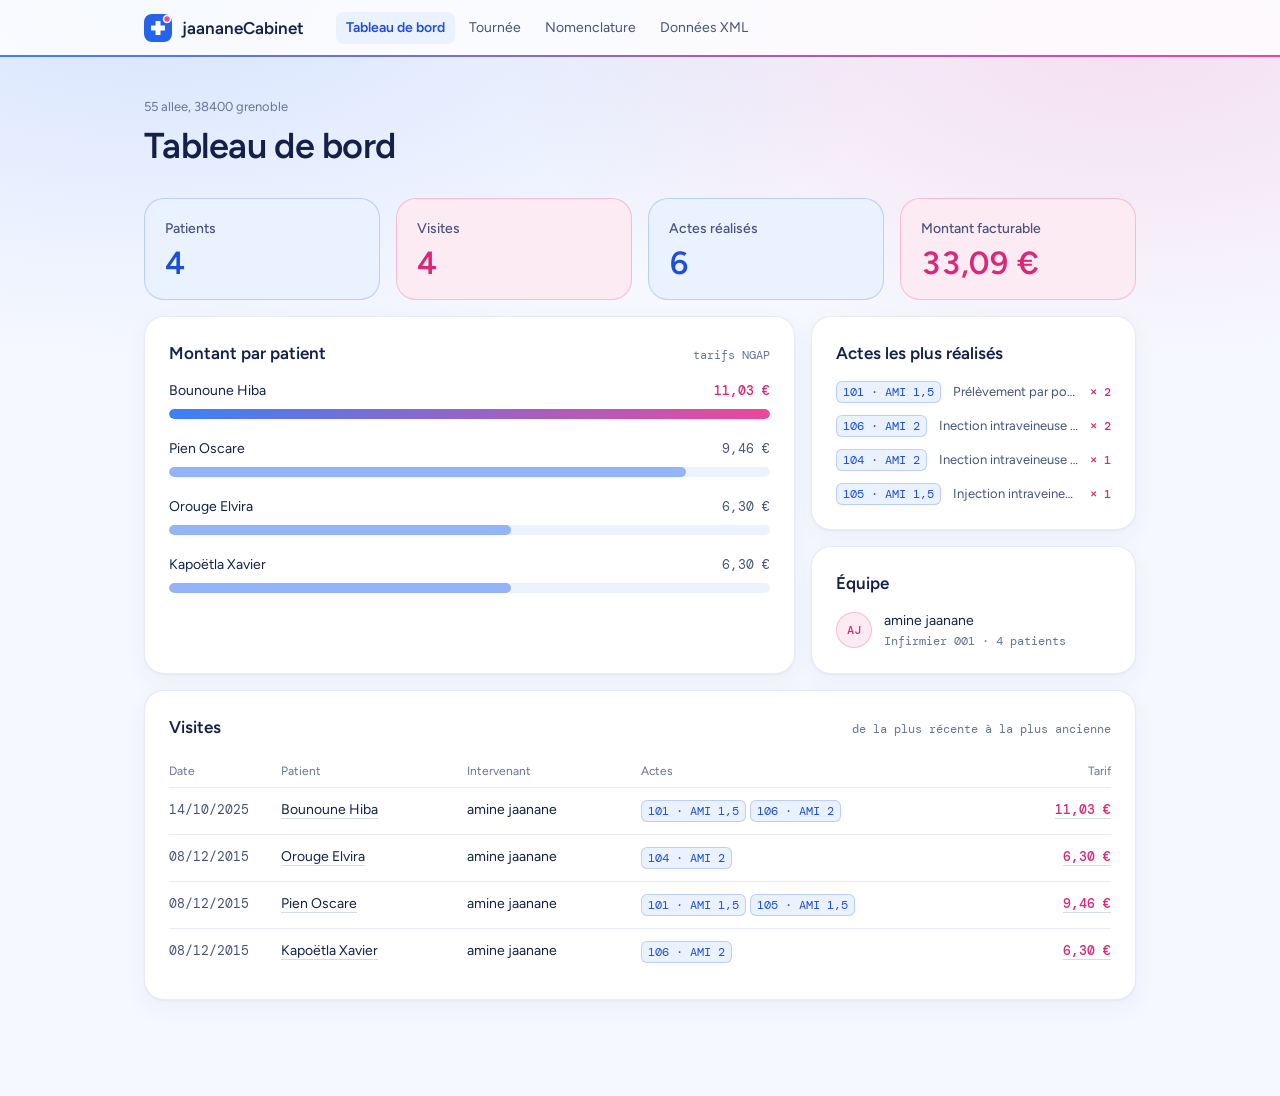
<file: data/html/index.html>
<!DOCTYPE html>
<html lang="fr">
<head>
<meta http-equiv="Content-Type" content="text/html; charset=UTF-8">
<meta name="viewport" content="width=device-width, initial-scale=1">
<title>Tableau de bord</title>
<link rel="preconnect" href="https://fonts.googleapis.com">
<link rel="preconnect" href="https://fonts.gstatic.com" crossorigin="">
<link rel="stylesheet" href="https://fonts.googleapis.com/css2?family=DM+Mono:wght@400;500&amp;family=Figtree:wght@400;500;600&amp;display=swap">
<link rel="stylesheet" href="../css/commun.css">
<link rel="stylesheet" href="../css/accueil.css">
</head>
<body>
<header class="barre"><div class="barre-contenu">
<a class="marque" href="index.html"><svg class="logo" width="28" height="28" viewBox="0 0 28 28" aria-hidden="true"><rect width="28" height="28" rx="8" fill="#2563eb"></rect><path d="M11.5 7h5v4.5H21v5h-4.5V21h-5v-4.5H7v-5h4.5z" fill="#ffffff"></path><circle cx="23" cy="5" r="3.5" fill="#ec4899" stroke="#ffffff" stroke-width="1.5"></circle></svg><span>jaananeCabinet</span></a><nav class="nav" aria-label="Navigation principale"><a href="index.html" aria-current="page">Tableau de bord</a><a href="infirmier.html">Tournée</a><a href="nomenclature.html">Nomenclature</a><a href="../xml/cabinet.xml">Données XML</a></nav>
</div></header><main class="page page-large"><header class="entete"><p class="surtitre">55 allee, 38400 grenoble</p>
<h1>Tableau de bord</h1></header><section class="stats" aria-label="Chiffres du cabinet"><div class="stat">
<p class="stat-libelle">Patients</p>
<p class="stat-valeur">4</p>
</div>
<div class="stat">
<p class="stat-libelle">Visites</p>
<p class="stat-valeur">4</p>
</div>
<div class="stat">
<p class="stat-libelle">Actes réalisés</p>
<p class="stat-valeur">6</p>
</div>
<div class="stat">
<p class="stat-libelle">Montant facturable</p>
<p class="stat-valeur">33,09 €</p>
</div></section><div class="grille">
<section class="carte carte-principale"><div class="carte-titre">
<h2>Montant par patient</h2>
<span class="meta">tarifs NGAP</span>
</div>
<ol class="barres">
<li class="premier">
<div class="barre-ligne">
<a href="facture-206049935000375.html">Bounoune Hiba</a><span class="barre-valeur">11,03 €</span>
</div>
<div class="barre-piste"><div class="barre-remplie" style="width: 100%"></div></div>
</li>
<li>
<div class="barre-ligne">
<a href="facture-175037306569237.html">Pien Oscare</a><span class="barre-valeur">9,46 €</span>
</div>
<div class="barre-piste"><div class="barre-remplie" style="width: 86%"></div></div>
</li>
<li>
<div class="barre-ligne">
<a href="facture-282036912305243.html">Orouge Elvira</a><span class="barre-valeur">6,30 €</span>
</div>
<div class="barre-piste"><div class="barre-remplie" style="width: 57%"></div></div>
</li>
<li>
<div class="barre-ligne">
<a href="facture-111083306303521.html">Kapoëtla Xavier</a><span class="barre-valeur">6,30 €</span>
</div>
<div class="barre-piste"><div class="barre-remplie" style="width: 57%"></div></div>
</li>
</ol></section><aside class="colonne"><section class="carte"><h2>Actes les plus réalisés</h2>
<ol class="classement">
<li>
<span class="code">101 · AMI 1,5</span><span class="classement-texte">Prélèvement par ponction veineuse directe</span><span class="meta">× 2</span>
</li>
<li>
<span class="code">106 · AMI 2</span><span class="classement-texte">Inection intraveineuse directe chez un enfant de moins de 5 ans.</span><span class="meta">× 2</span>
</li>
<li>
<span class="code">104 · AMI 2</span><span class="classement-texte">Inection intraveineuse directe isolée.</span><span class="meta">× 1</span>
</li>
<li>
<span class="code">105 · AMI 1,5</span><span class="classement-texte">Injection intraveineuse directe en série.</span><span class="meta">× 1</span>
</li>
</ol></section><section class="carte"><h2>Équipe</h2>
<ul class="equipe"><li>
<span class="initiales" aria-hidden="true">AJ</span><span><a href="infirmier.html">amine jaanane</a><span class="meta">Infirmier 001 · 4 patients</span></span>
</li></ul></section></aside>
</div>
<section class="carte"><div class="carte-titre">
<h2>Visites</h2>
<span class="meta">de la plus récente à la plus ancienne</span>
</div>
<div class="defilement"><table class="visites">
<thead><tr>
<th scope="col">Date</th>
<th scope="col">Patient</th>
<th scope="col">Intervenant</th>
<th scope="col">Actes</th>
<th scope="col" class="montant">Tarif</th>
</tr></thead>
<tbody>
<tr>
<td class="date"><time datetime="2025-10-14">14/10/2025</time></td>
<td><a href="patient-206049935000375.html">Bounoune Hiba</a></td>
<td>amine jaanane</td>
<td><span class="codes"><span class="code">101 · AMI 1,5</span><span class="code">106 · AMI 2</span></span></td>
<td class="montant"><a href="facture-206049935000375.html">11,03 €</a></td>
</tr>
<tr>
<td class="date"><time datetime="2015-12-08">08/12/2015</time></td>
<td><a href="patient-282036912305243.html">Orouge Elvira</a></td>
<td>amine jaanane</td>
<td><span class="codes"><span class="code">104 · AMI 2</span></span></td>
<td class="montant"><a href="facture-282036912305243.html">6,30 €</a></td>
</tr>
<tr>
<td class="date"><time datetime="2015-12-08">08/12/2015</time></td>
<td><a href="patient-175037306569237.html">Pien Oscare</a></td>
<td>amine jaanane</td>
<td><span class="codes"><span class="code">101 · AMI 1,5</span><span class="code">105 · AMI 1,5</span></span></td>
<td class="montant"><a href="facture-175037306569237.html">9,46 €</a></td>
</tr>
<tr>
<td class="date"><time datetime="2015-12-08">08/12/2015</time></td>
<td><a href="patient-111083306303521.html">Kapoëtla Xavier</a></td>
<td>amine jaanane</td>
<td><span class="codes"><span class="code">106 · AMI 2</span></span></td>
<td class="montant"><a href="facture-111083306303521.html">6,30 €</a></td>
</tr>
</tbody>
</table></div></section></main>
</body>
</html>
</file>
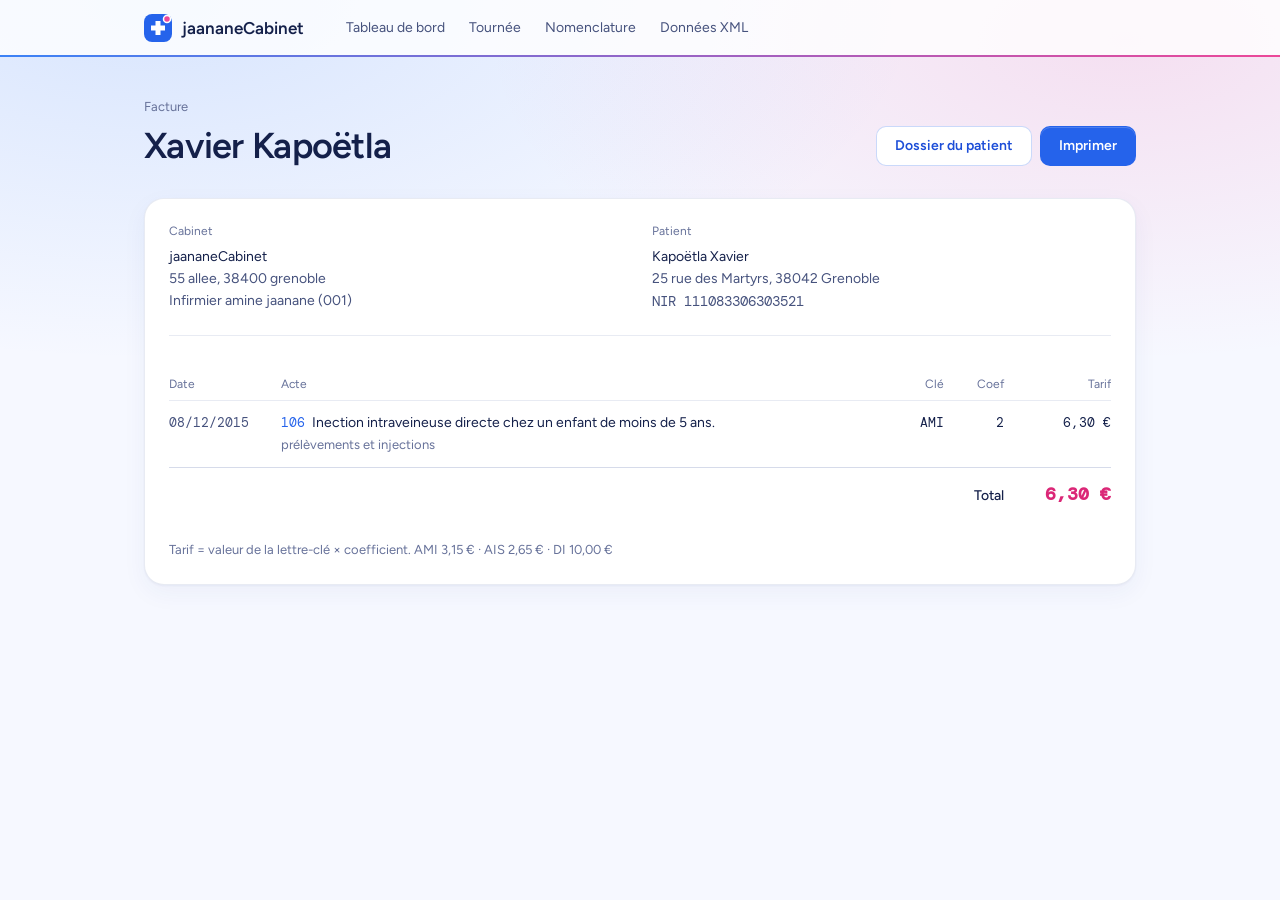
<file: data/html/facture-111083306303521.html>
<!DOCTYPE html>
<html lang="fr">
<head>
<meta http-equiv="Content-Type" content="text/html; charset=UTF-8">
<meta name="viewport" content="width=device-width, initial-scale=1">
<title>Facture</title>
<link rel="preconnect" href="https://fonts.googleapis.com">
<link rel="preconnect" href="https://fonts.gstatic.com" crossorigin="">
<link rel="stylesheet" href="https://fonts.googleapis.com/css2?family=DM+Mono:wght@400;500&amp;family=Figtree:wght@400;500;600&amp;display=swap">
<link rel="stylesheet" href="../css/commun.css">
<link rel="stylesheet" href="../css/facture.css">
</head>
<body>
<header class="barre"><div class="barre-contenu">
<a class="marque" href="index.html"><svg class="logo" width="28" height="28" viewBox="0 0 28 28" aria-hidden="true"><rect width="28" height="28" rx="8" fill="#2563eb"></rect><path d="M11.5 7h5v4.5H21v5h-4.5V21h-5v-4.5H7v-5h4.5z" fill="#ffffff"></path><circle cx="23" cy="5" r="3.5" fill="#ec4899" stroke="#ffffff" stroke-width="1.5"></circle></svg><span>jaananeCabinet</span></a><nav class="nav" aria-label="Navigation principale"><a href="index.html">Tableau de bord</a><a href="infirmier.html">Tournée</a><a href="nomenclature.html">Nomenclature</a><a href="../xml/cabinet.xml">Données XML</a></nav>
</div></header><main class="page"><header class="entete entete-actions"><div>
<p class="surtitre">Facture</p>
<h1>Xavier Kapoëtla</h1>
</div>
<div class="actions">
<a class="bouton bouton-secondaire" href="patient-111083306303521.html">Dossier du patient</a><button class="bouton" type="button" onclick="window.print()">Imprimer</button>
</div></header><section class="carte"><div class="parties">
<div>
<h2>Cabinet</h2>
<p>jaananeCabinet</p>
<p class="secondaire">55 allee, 38400 grenoble</p>
<p class="secondaire">Infirmier amine jaanane (001)</p>
</div>
<div>
<h2>Patient</h2>
<p>Kapoëtla Xavier</p>
<p class="secondaire">25 rue des Martyrs, 38042 Grenoble</p>
<p class="secondaire mono">NIR 111083306303521</p>
</div>
</div>
<div class="defilement"><table class="lignes">
<thead><tr>
<th scope="col">Date</th>
<th scope="col">Acte</th>
<th scope="col" class="nombre">Clé</th>
<th scope="col" class="nombre">Coef</th>
<th scope="col" class="nombre">Tarif</th>
</tr></thead>
<tbody><tr>
<td class="date"><time datetime="2015-12-08">08/12/2015</time></td>
<td>
<span class="acte-intitule"><span class="mono">106</span> Inection intraveineuse directe chez un enfant de moins de 5 ans.</span><span class="acte-type">prélèvements et injections</span>
</td>
<td class="nombre">AMI</td>
<td class="nombre">2</td>
<td class="nombre">6,30 €</td>
</tr></tbody>
<tfoot><tr>
<th scope="row" colspan="4">Total</th>
<td class="nombre total">6,30 €</td>
</tr></tfoot>
</table></div>
<p class="note">Tarif = valeur de la lettre-clé × coefficient. AMI 3,15 € · AIS 2,65 € · DI 10,00 €</p></section></main>
</body>
</html>
</file>
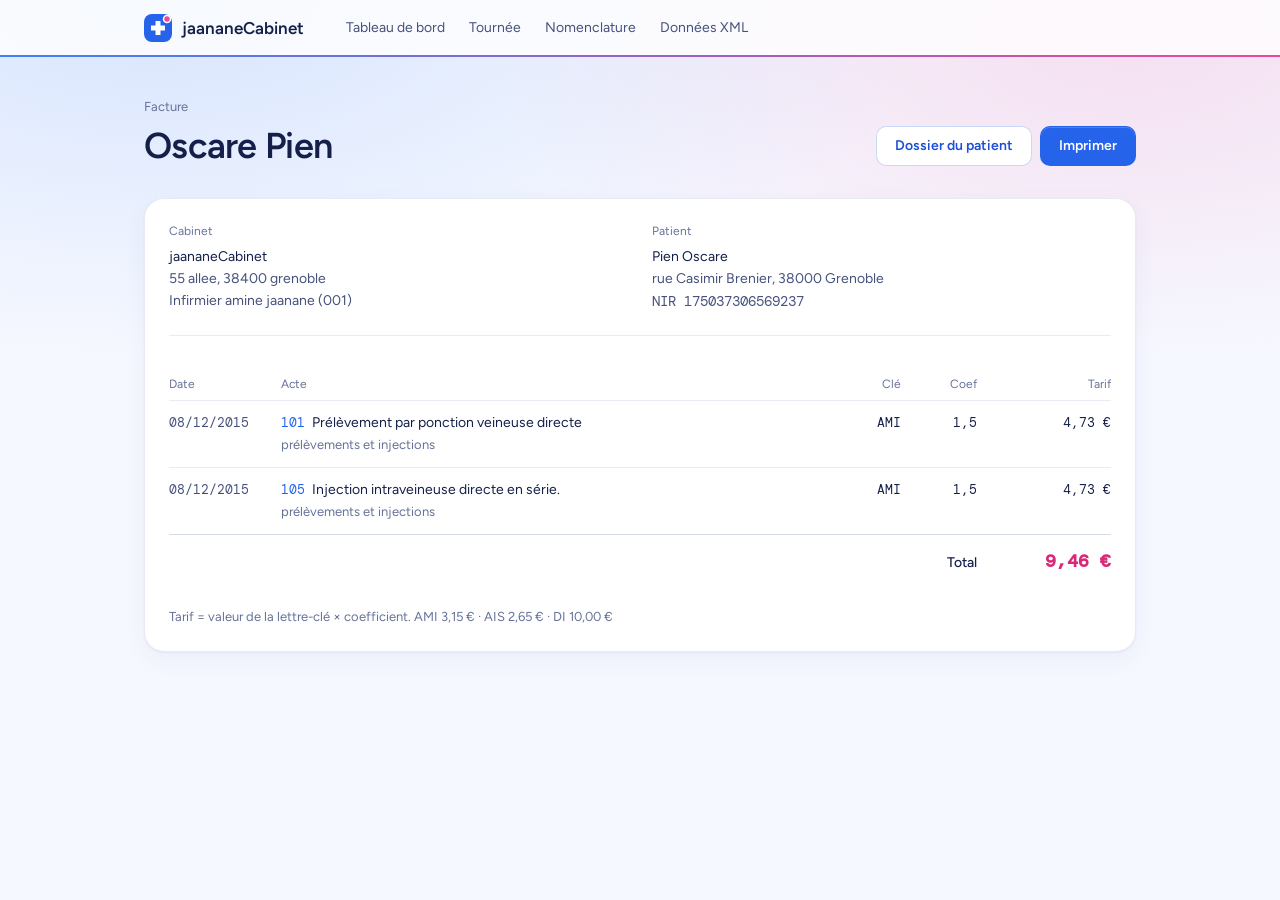
<file: data/html/facture-175037306569237.html>
<!DOCTYPE html>
<html lang="fr">
<head>
<meta http-equiv="Content-Type" content="text/html; charset=UTF-8">
<meta name="viewport" content="width=device-width, initial-scale=1">
<title>Facture</title>
<link rel="preconnect" href="https://fonts.googleapis.com">
<link rel="preconnect" href="https://fonts.gstatic.com" crossorigin="">
<link rel="stylesheet" href="https://fonts.googleapis.com/css2?family=DM+Mono:wght@400;500&amp;family=Figtree:wght@400;500;600&amp;display=swap">
<link rel="stylesheet" href="../css/commun.css">
<link rel="stylesheet" href="../css/facture.css">
</head>
<body>
<header class="barre"><div class="barre-contenu">
<a class="marque" href="index.html"><svg class="logo" width="28" height="28" viewBox="0 0 28 28" aria-hidden="true"><rect width="28" height="28" rx="8" fill="#2563eb"></rect><path d="M11.5 7h5v4.5H21v5h-4.5V21h-5v-4.5H7v-5h4.5z" fill="#ffffff"></path><circle cx="23" cy="5" r="3.5" fill="#ec4899" stroke="#ffffff" stroke-width="1.5"></circle></svg><span>jaananeCabinet</span></a><nav class="nav" aria-label="Navigation principale"><a href="index.html">Tableau de bord</a><a href="infirmier.html">Tournée</a><a href="nomenclature.html">Nomenclature</a><a href="../xml/cabinet.xml">Données XML</a></nav>
</div></header><main class="page"><header class="entete entete-actions"><div>
<p class="surtitre">Facture</p>
<h1>Oscare Pien</h1>
</div>
<div class="actions">
<a class="bouton bouton-secondaire" href="patient-175037306569237.html">Dossier du patient</a><button class="bouton" type="button" onclick="window.print()">Imprimer</button>
</div></header><section class="carte"><div class="parties">
<div>
<h2>Cabinet</h2>
<p>jaananeCabinet</p>
<p class="secondaire">55 allee, 38400 grenoble</p>
<p class="secondaire">Infirmier amine jaanane (001)</p>
</div>
<div>
<h2>Patient</h2>
<p>Pien Oscare</p>
<p class="secondaire">rue Casimir Brenier, 38000 Grenoble</p>
<p class="secondaire mono">NIR 175037306569237</p>
</div>
</div>
<div class="defilement"><table class="lignes">
<thead><tr>
<th scope="col">Date</th>
<th scope="col">Acte</th>
<th scope="col" class="nombre">Clé</th>
<th scope="col" class="nombre">Coef</th>
<th scope="col" class="nombre">Tarif</th>
</tr></thead>
<tbody>
<tr>
<td class="date"><time datetime="2015-12-08">08/12/2015</time></td>
<td>
<span class="acte-intitule"><span class="mono">101</span> Prélèvement par ponction veineuse directe</span><span class="acte-type">prélèvements et injections</span>
</td>
<td class="nombre">AMI</td>
<td class="nombre">1,5</td>
<td class="nombre">4,73 €</td>
</tr>
<tr>
<td class="date"><time datetime="2015-12-08">08/12/2015</time></td>
<td>
<span class="acte-intitule"><span class="mono">105</span> Injection intraveineuse directe en série.</span><span class="acte-type">prélèvements et injections</span>
</td>
<td class="nombre">AMI</td>
<td class="nombre">1,5</td>
<td class="nombre">4,73 €</td>
</tr>
</tbody>
<tfoot><tr>
<th scope="row" colspan="4">Total</th>
<td class="nombre total">9,46 €</td>
</tr></tfoot>
</table></div>
<p class="note">Tarif = valeur de la lettre-clé × coefficient. AMI 3,15 € · AIS 2,65 € · DI 10,00 €</p></section></main>
</body>
</html>
</file>
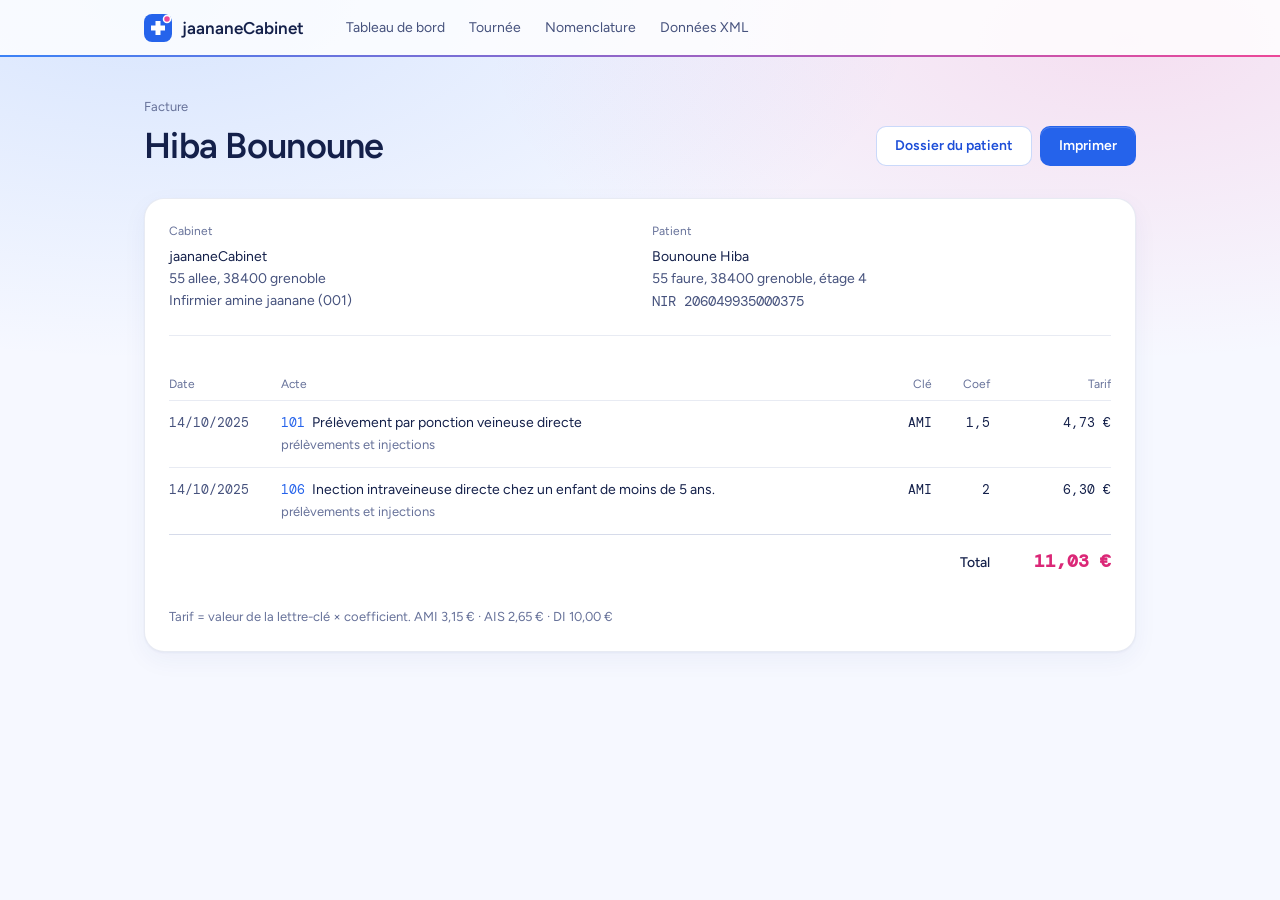
<file: data/html/facture-206049935000375.html>
<!DOCTYPE html>
<html lang="fr">
<head>
<meta http-equiv="Content-Type" content="text/html; charset=UTF-8">
<meta name="viewport" content="width=device-width, initial-scale=1">
<title>Facture</title>
<link rel="preconnect" href="https://fonts.googleapis.com">
<link rel="preconnect" href="https://fonts.gstatic.com" crossorigin="">
<link rel="stylesheet" href="https://fonts.googleapis.com/css2?family=DM+Mono:wght@400;500&amp;family=Figtree:wght@400;500;600&amp;display=swap">
<link rel="stylesheet" href="../css/commun.css">
<link rel="stylesheet" href="../css/facture.css">
</head>
<body>
<header class="barre"><div class="barre-contenu">
<a class="marque" href="index.html"><svg class="logo" width="28" height="28" viewBox="0 0 28 28" aria-hidden="true"><rect width="28" height="28" rx="8" fill="#2563eb"></rect><path d="M11.5 7h5v4.5H21v5h-4.5V21h-5v-4.5H7v-5h4.5z" fill="#ffffff"></path><circle cx="23" cy="5" r="3.5" fill="#ec4899" stroke="#ffffff" stroke-width="1.5"></circle></svg><span>jaananeCabinet</span></a><nav class="nav" aria-label="Navigation principale"><a href="index.html">Tableau de bord</a><a href="infirmier.html">Tournée</a><a href="nomenclature.html">Nomenclature</a><a href="../xml/cabinet.xml">Données XML</a></nav>
</div></header><main class="page"><header class="entete entete-actions"><div>
<p class="surtitre">Facture</p>
<h1>Hiba Bounoune</h1>
</div>
<div class="actions">
<a class="bouton bouton-secondaire" href="patient-206049935000375.html">Dossier du patient</a><button class="bouton" type="button" onclick="window.print()">Imprimer</button>
</div></header><section class="carte"><div class="parties">
<div>
<h2>Cabinet</h2>
<p>jaananeCabinet</p>
<p class="secondaire">55 allee, 38400 grenoble</p>
<p class="secondaire">Infirmier amine jaanane (001)</p>
</div>
<div>
<h2>Patient</h2>
<p>Bounoune Hiba</p>
<p class="secondaire">55 faure, 38400 grenoble, étage 4</p>
<p class="secondaire mono">NIR 206049935000375</p>
</div>
</div>
<div class="defilement"><table class="lignes">
<thead><tr>
<th scope="col">Date</th>
<th scope="col">Acte</th>
<th scope="col" class="nombre">Clé</th>
<th scope="col" class="nombre">Coef</th>
<th scope="col" class="nombre">Tarif</th>
</tr></thead>
<tbody>
<tr>
<td class="date"><time datetime="2025-10-14">14/10/2025</time></td>
<td>
<span class="acte-intitule"><span class="mono">101</span> Prélèvement par ponction veineuse directe</span><span class="acte-type">prélèvements et injections</span>
</td>
<td class="nombre">AMI</td>
<td class="nombre">1,5</td>
<td class="nombre">4,73 €</td>
</tr>
<tr>
<td class="date"><time datetime="2025-10-14">14/10/2025</time></td>
<td>
<span class="acte-intitule"><span class="mono">106</span> Inection intraveineuse directe chez un enfant de moins de 5 ans.</span><span class="acte-type">prélèvements et injections</span>
</td>
<td class="nombre">AMI</td>
<td class="nombre">2</td>
<td class="nombre">6,30 €</td>
</tr>
</tbody>
<tfoot><tr>
<th scope="row" colspan="4">Total</th>
<td class="nombre total">11,03 €</td>
</tr></tfoot>
</table></div>
<p class="note">Tarif = valeur de la lettre-clé × coefficient. AMI 3,15 € · AIS 2,65 € · DI 10,00 €</p></section></main>
</body>
</html>
</file>
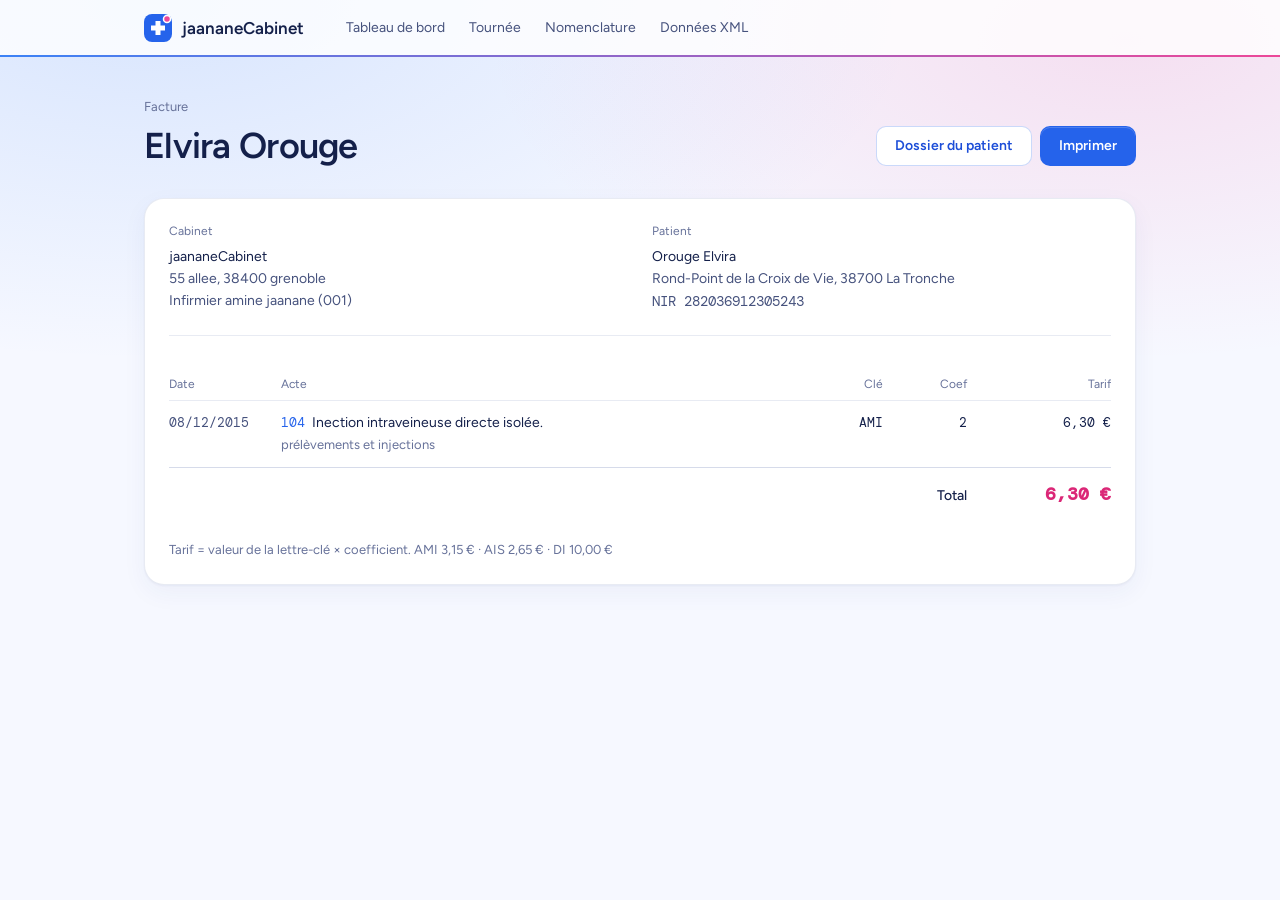
<file: data/html/facture-282036912305243.html>
<!DOCTYPE html>
<html lang="fr">
<head>
<meta http-equiv="Content-Type" content="text/html; charset=UTF-8">
<meta name="viewport" content="width=device-width, initial-scale=1">
<title>Facture</title>
<link rel="preconnect" href="https://fonts.googleapis.com">
<link rel="preconnect" href="https://fonts.gstatic.com" crossorigin="">
<link rel="stylesheet" href="https://fonts.googleapis.com/css2?family=DM+Mono:wght@400;500&amp;family=Figtree:wght@400;500;600&amp;display=swap">
<link rel="stylesheet" href="../css/commun.css">
<link rel="stylesheet" href="../css/facture.css">
</head>
<body>
<header class="barre"><div class="barre-contenu">
<a class="marque" href="index.html"><svg class="logo" width="28" height="28" viewBox="0 0 28 28" aria-hidden="true"><rect width="28" height="28" rx="8" fill="#2563eb"></rect><path d="M11.5 7h5v4.5H21v5h-4.5V21h-5v-4.5H7v-5h4.5z" fill="#ffffff"></path><circle cx="23" cy="5" r="3.5" fill="#ec4899" stroke="#ffffff" stroke-width="1.5"></circle></svg><span>jaananeCabinet</span></a><nav class="nav" aria-label="Navigation principale"><a href="index.html">Tableau de bord</a><a href="infirmier.html">Tournée</a><a href="nomenclature.html">Nomenclature</a><a href="../xml/cabinet.xml">Données XML</a></nav>
</div></header><main class="page"><header class="entete entete-actions"><div>
<p class="surtitre">Facture</p>
<h1>Elvira Orouge</h1>
</div>
<div class="actions">
<a class="bouton bouton-secondaire" href="patient-282036912305243.html">Dossier du patient</a><button class="bouton" type="button" onclick="window.print()">Imprimer</button>
</div></header><section class="carte"><div class="parties">
<div>
<h2>Cabinet</h2>
<p>jaananeCabinet</p>
<p class="secondaire">55 allee, 38400 grenoble</p>
<p class="secondaire">Infirmier amine jaanane (001)</p>
</div>
<div>
<h2>Patient</h2>
<p>Orouge Elvira</p>
<p class="secondaire">Rond-Point de la Croix de Vie, 38700 La Tronche</p>
<p class="secondaire mono">NIR 282036912305243</p>
</div>
</div>
<div class="defilement"><table class="lignes">
<thead><tr>
<th scope="col">Date</th>
<th scope="col">Acte</th>
<th scope="col" class="nombre">Clé</th>
<th scope="col" class="nombre">Coef</th>
<th scope="col" class="nombre">Tarif</th>
</tr></thead>
<tbody><tr>
<td class="date"><time datetime="2015-12-08">08/12/2015</time></td>
<td>
<span class="acte-intitule"><span class="mono">104</span> Inection intraveineuse directe isolée.</span><span class="acte-type">prélèvements et injections</span>
</td>
<td class="nombre">AMI</td>
<td class="nombre">2</td>
<td class="nombre">6,30 €</td>
</tr></tbody>
<tfoot><tr>
<th scope="row" colspan="4">Total</th>
<td class="nombre total">6,30 €</td>
</tr></tfoot>
</table></div>
<p class="note">Tarif = valeur de la lettre-clé × coefficient. AMI 3,15 € · AIS 2,65 € · DI 10,00 €</p></section></main>
</body>
</html>
</file>
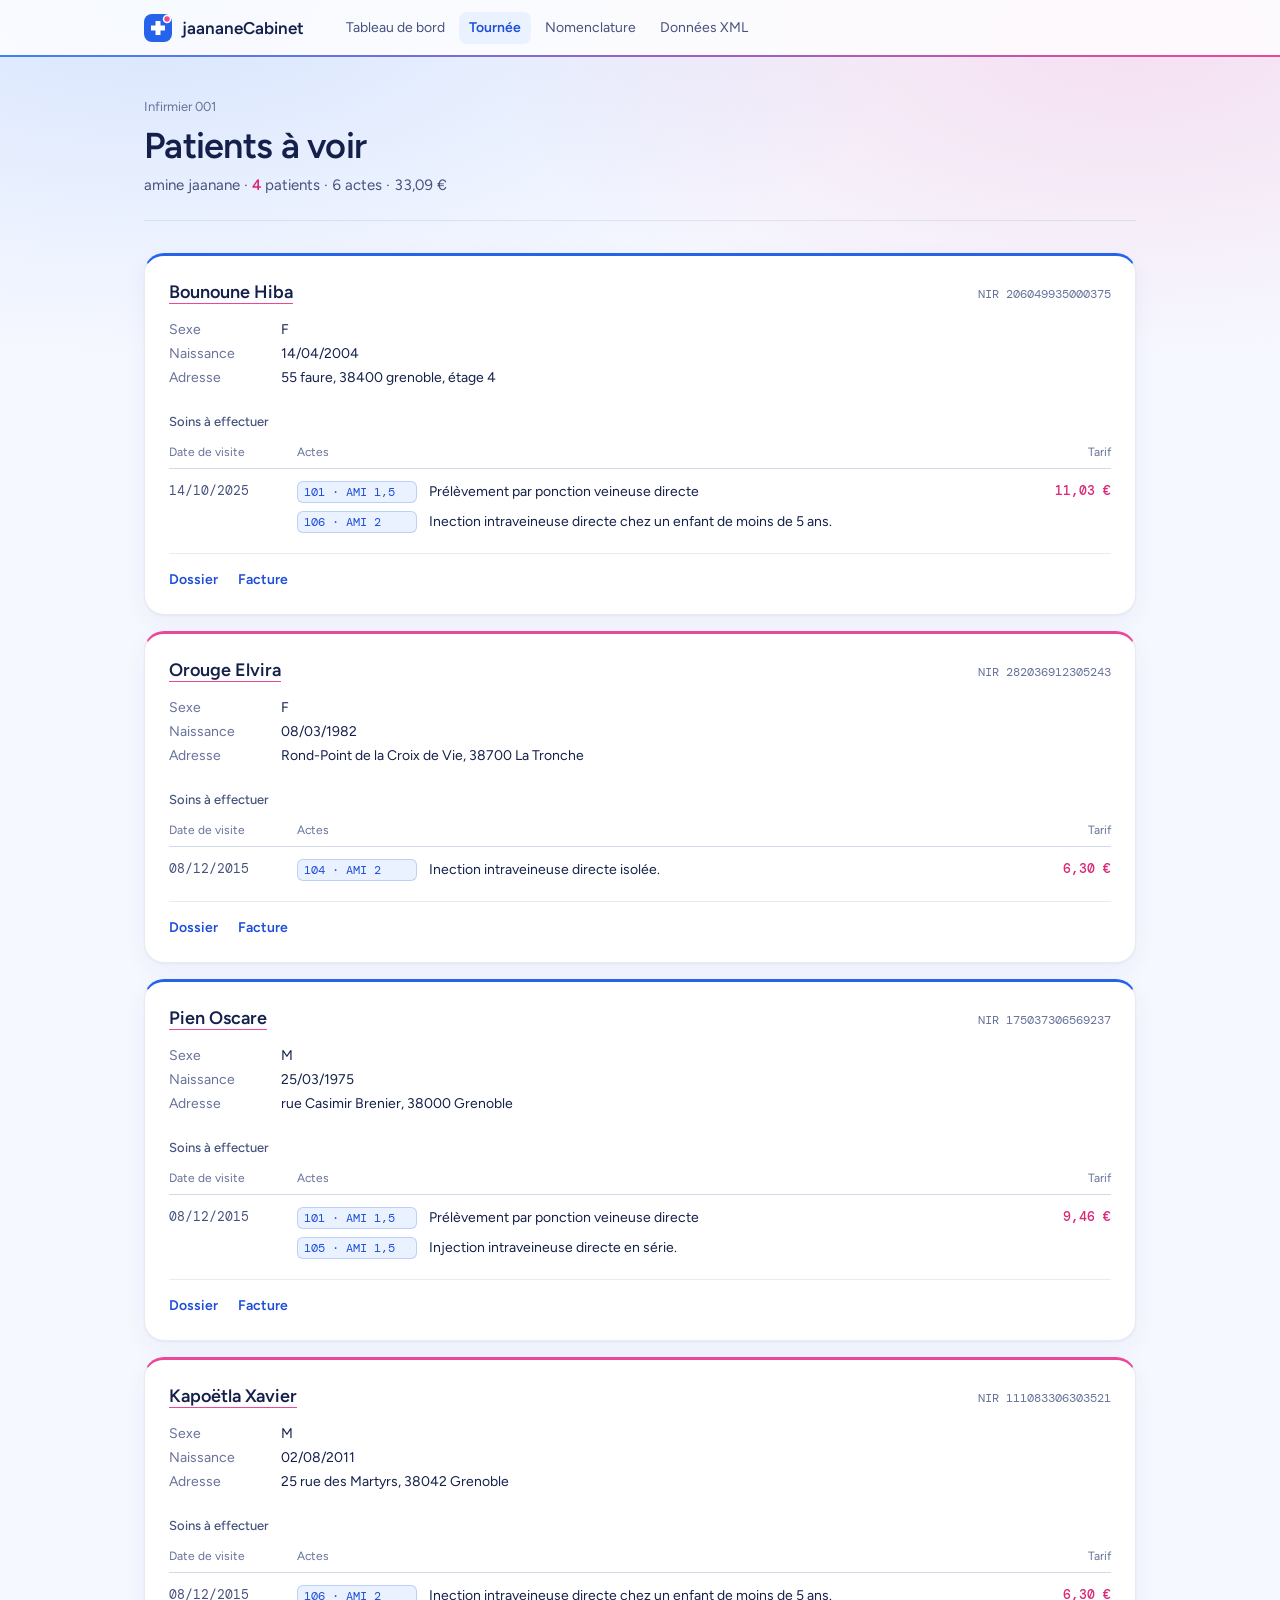
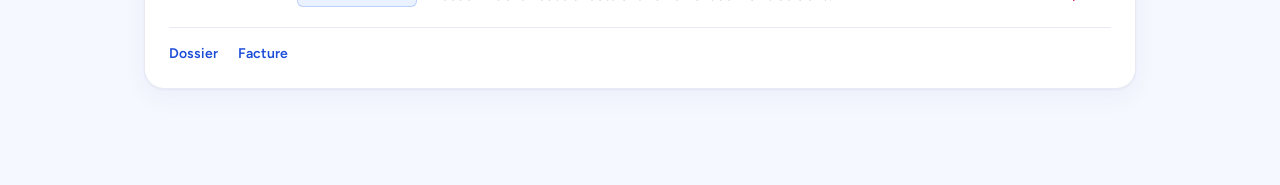
<file: data/html/infirmier.html>
<!DOCTYPE html>
<html lang="fr">
<head>
<meta http-equiv="Content-Type" content="text/html; charset=UTF-8">
<meta name="viewport" content="width=device-width, initial-scale=1">
<title>Tournée de l'infirmier</title>
<link rel="preconnect" href="https://fonts.googleapis.com">
<link rel="preconnect" href="https://fonts.gstatic.com" crossorigin="">
<link rel="stylesheet" href="https://fonts.googleapis.com/css2?family=DM+Mono:wght@400;500&amp;family=Figtree:wght@400;500;600&amp;display=swap">
<link rel="stylesheet" href="../css/commun.css">
<link rel="stylesheet" href="../css/infirmier.css">
</head>
<body>
<header class="barre"><div class="barre-contenu">
<a class="marque" href="index.html"><svg class="logo" width="28" height="28" viewBox="0 0 28 28" aria-hidden="true"><rect width="28" height="28" rx="8" fill="#2563eb"></rect><path d="M11.5 7h5v4.5H21v5h-4.5V21h-5v-4.5H7v-5h4.5z" fill="#ffffff"></path><circle cx="23" cy="5" r="3.5" fill="#ec4899" stroke="#ffffff" stroke-width="1.5"></circle></svg><span>jaananeCabinet</span></a><nav class="nav" aria-label="Navigation principale"><a href="index.html">Tableau de bord</a><a href="infirmier.html" aria-current="page">Tournée</a><a href="nomenclature.html">Nomenclature</a><a href="../xml/cabinet.xml">Données XML</a></nav>
</div></header><main class="page"><header class="entete"><p class="surtitre">Infirmier 001</p>
<h1>Patients à voir</h1>
<p class="resume">amine jaanane · <strong>4</strong> patients · 6 actes · 33,09 €</p></header><div class="patients">
<section class="patient"><header class="patient-entete"><h2><a href="patient-206049935000375.html">Bounoune Hiba</a></h2>
<span class="nir">NIR 206049935000375</span></header><dl class="fiche">
<dt>Sexe</dt>
<dd>F</dd>
<dt>Naissance</dt>
<dd><time datetime="2004-04-14">14/04/2004</time></dd>
<dt>Adresse</dt>
<dd>55 faure, 38400 grenoble, étage 4</dd>
</dl>
<h3>Soins à effectuer</h3>
<table class="soins">
<thead><tr>
<th scope="col">Date de visite</th>
<th scope="col">Actes</th>
<th scope="col" class="montant">Tarif</th>
</tr></thead>
<tbody><tr>
<td class="date"><time datetime="2025-10-14">14/10/2025</time></td>
<td><ul class="actes">
<li>
<span class="code">101 · AMI 1,5</span><span class="intitule">Prélèvement par ponction veineuse directe</span>
</li>
<li>
<span class="code">106 · AMI 2</span><span class="intitule">Inection intraveineuse directe chez un enfant de moins de 5 ans.</span>
</li>
</ul></td>
<td class="montant">11,03 €</td>
</tr></tbody>
</table>
<footer class="patient-pied"><a href="patient-206049935000375.html">Dossier</a><a href="facture-206049935000375.html">Facture</a></footer></section><section class="patient"><header class="patient-entete"><h2><a href="patient-282036912305243.html">Orouge Elvira</a></h2>
<span class="nir">NIR 282036912305243</span></header><dl class="fiche">
<dt>Sexe</dt>
<dd>F</dd>
<dt>Naissance</dt>
<dd><time datetime="1982-03-08">08/03/1982</time></dd>
<dt>Adresse</dt>
<dd>Rond-Point de la Croix de Vie, 38700 La Tronche</dd>
</dl>
<h3>Soins à effectuer</h3>
<table class="soins">
<thead><tr>
<th scope="col">Date de visite</th>
<th scope="col">Actes</th>
<th scope="col" class="montant">Tarif</th>
</tr></thead>
<tbody><tr>
<td class="date"><time datetime="2015-12-08">08/12/2015</time></td>
<td><ul class="actes"><li>
<span class="code">104 · AMI 2</span><span class="intitule">Inection intraveineuse directe isolée.</span>
</li></ul></td>
<td class="montant">6,30 €</td>
</tr></tbody>
</table>
<footer class="patient-pied"><a href="patient-282036912305243.html">Dossier</a><a href="facture-282036912305243.html">Facture</a></footer></section><section class="patient"><header class="patient-entete"><h2><a href="patient-175037306569237.html">Pien Oscare</a></h2>
<span class="nir">NIR 175037306569237</span></header><dl class="fiche">
<dt>Sexe</dt>
<dd>M</dd>
<dt>Naissance</dt>
<dd><time datetime="1975-03-25">25/03/1975</time></dd>
<dt>Adresse</dt>
<dd>rue Casimir Brenier, 38000 Grenoble</dd>
</dl>
<h3>Soins à effectuer</h3>
<table class="soins">
<thead><tr>
<th scope="col">Date de visite</th>
<th scope="col">Actes</th>
<th scope="col" class="montant">Tarif</th>
</tr></thead>
<tbody><tr>
<td class="date"><time datetime="2015-12-08">08/12/2015</time></td>
<td><ul class="actes">
<li>
<span class="code">101 · AMI 1,5</span><span class="intitule">Prélèvement par ponction veineuse directe</span>
</li>
<li>
<span class="code">105 · AMI 1,5</span><span class="intitule">Injection intraveineuse directe en série.</span>
</li>
</ul></td>
<td class="montant">9,46 €</td>
</tr></tbody>
</table>
<footer class="patient-pied"><a href="patient-175037306569237.html">Dossier</a><a href="facture-175037306569237.html">Facture</a></footer></section><section class="patient"><header class="patient-entete"><h2><a href="patient-111083306303521.html">Kapoëtla Xavier</a></h2>
<span class="nir">NIR 111083306303521</span></header><dl class="fiche">
<dt>Sexe</dt>
<dd>M</dd>
<dt>Naissance</dt>
<dd><time datetime="2011-08-02">02/08/2011</time></dd>
<dt>Adresse</dt>
<dd>25 rue des Martyrs, 38042 Grenoble</dd>
</dl>
<h3>Soins à effectuer</h3>
<table class="soins">
<thead><tr>
<th scope="col">Date de visite</th>
<th scope="col">Actes</th>
<th scope="col" class="montant">Tarif</th>
</tr></thead>
<tbody><tr>
<td class="date"><time datetime="2015-12-08">08/12/2015</time></td>
<td><ul class="actes"><li>
<span class="code">106 · AMI 2</span><span class="intitule">Inection intraveineuse directe chez un enfant de moins de 5 ans.</span>
</li></ul></td>
<td class="montant">6,30 €</td>
</tr></tbody>
</table>
<footer class="patient-pied"><a href="patient-111083306303521.html">Dossier</a><a href="facture-111083306303521.html">Facture</a></footer></section>
</div></main>
</body>
</html>
</file>
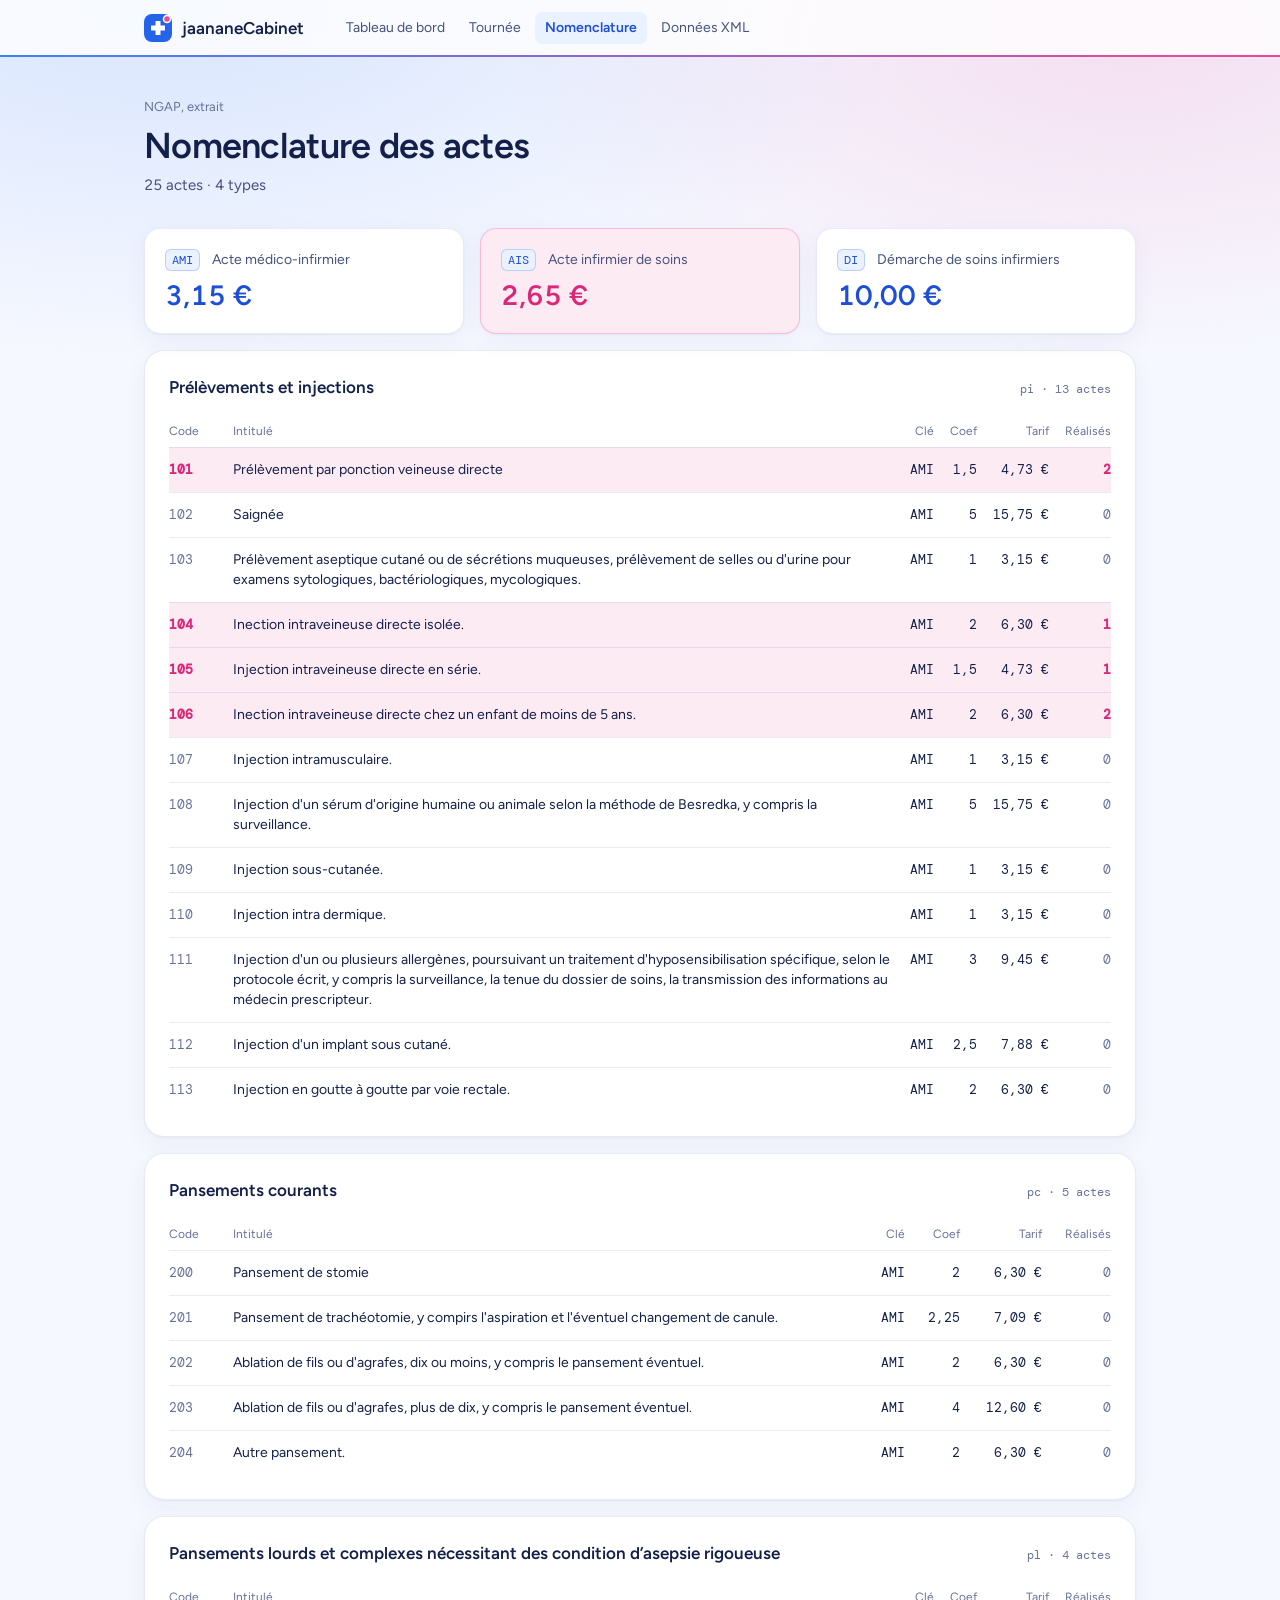
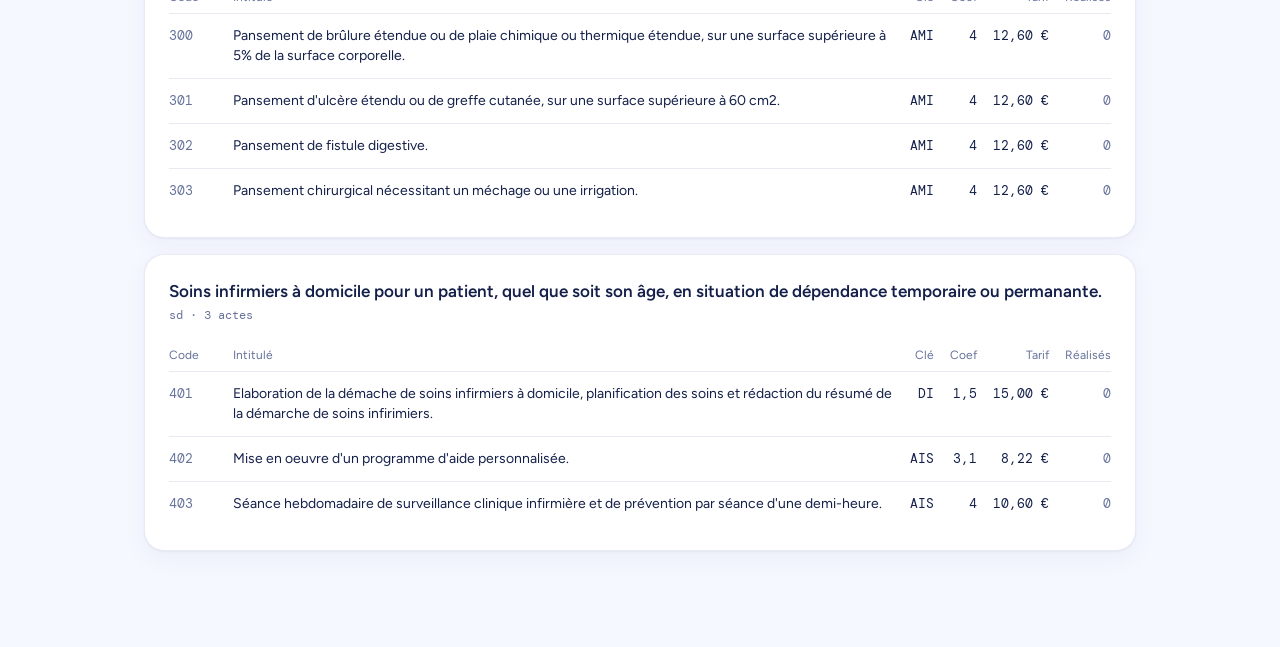
<file: data/html/nomenclature.html>
<!DOCTYPE html>
<html lang="fr">
<head>
<meta http-equiv="Content-Type" content="text/html; charset=UTF-8">
<meta name="viewport" content="width=device-width, initial-scale=1">
<title>Nomenclature des actes</title>
<link rel="preconnect" href="https://fonts.googleapis.com">
<link rel="preconnect" href="https://fonts.gstatic.com" crossorigin="">
<link rel="stylesheet" href="https://fonts.googleapis.com/css2?family=DM+Mono:wght@400;500&amp;family=Figtree:wght@400;500;600&amp;display=swap">
<link rel="stylesheet" href="../css/commun.css">
<link rel="stylesheet" href="../css/nomenclature.css">
</head>
<body>
<header class="barre"><div class="barre-contenu">
<a class="marque" href="index.html"><svg class="logo" width="28" height="28" viewBox="0 0 28 28" aria-hidden="true"><rect width="28" height="28" rx="8" fill="#2563eb"></rect><path d="M11.5 7h5v4.5H21v5h-4.5V21h-5v-4.5H7v-5h4.5z" fill="#ffffff"></path><circle cx="23" cy="5" r="3.5" fill="#ec4899" stroke="#ffffff" stroke-width="1.5"></circle></svg><span>jaananeCabinet</span></a><nav class="nav" aria-label="Navigation principale"><a href="index.html">Tableau de bord</a><a href="infirmier.html">Tournée</a><a href="nomenclature.html" aria-current="page">Nomenclature</a><a href="../xml/cabinet.xml">Données XML</a></nav>
</div></header><main class="page"><header class="entete"><p class="surtitre">NGAP, extrait</p>
<h1>Nomenclature des actes</h1>
<p class="resume">25 actes · 4 types</p></header><section class="cles" aria-label="Valeur des lettres-clés"><div class="cle">
<span class="code">AMI</span><span>Acte médico-infirmier</span><span class="cle-valeur">3,15 €</span>
</div>
<div class="cle">
<span class="code">AIS</span><span>Acte infirmier de soins</span><span class="cle-valeur">2,65 €</span>
</div>
<div class="cle">
<span class="code">DI</span><span>Démarche de soins infirmiers</span><span class="cle-valeur">10,00 €</span>
</div></section><section class="carte" id="type-pi"><div class="carte-titre">
<h2>Prélèvements et injections</h2>
<span class="meta">pi · 13 actes</span>
</div>
<div class="defilement"><table class="nomenclature">
<thead><tr>
<th scope="col">Code</th>
<th scope="col">Intitulé</th>
<th scope="col" class="nombre">Clé</th>
<th scope="col" class="nombre">Coef</th>
<th scope="col" class="nombre">Tarif</th>
<th scope="col" class="nombre">Réalisés</th>
</tr></thead>
<tbody>
<tr class="realise">
<td class="mono">101</td>
<td>Prélèvement par ponction veineuse directe</td>
<td class="nombre">AMI</td>
<td class="nombre">1,5</td>
<td class="nombre">4,73 €</td>
<td class="nombre">2</td>
</tr>
<tr>
<td class="mono">102</td>
<td>Saignée</td>
<td class="nombre">AMI</td>
<td class="nombre">5</td>
<td class="nombre">15,75 €</td>
<td class="nombre"><span class="vide">0</span></td>
</tr>
<tr>
<td class="mono">103</td>
<td>Prélèvement aseptique cutané ou de sécrétions muqueuses, prélèvement de selles ou d'urine pour examens sytologiques, bactériologiques, mycologiques.</td>
<td class="nombre">AMI</td>
<td class="nombre">1</td>
<td class="nombre">3,15 €</td>
<td class="nombre"><span class="vide">0</span></td>
</tr>
<tr class="realise">
<td class="mono">104</td>
<td>Inection intraveineuse directe isolée.</td>
<td class="nombre">AMI</td>
<td class="nombre">2</td>
<td class="nombre">6,30 €</td>
<td class="nombre">1</td>
</tr>
<tr class="realise">
<td class="mono">105</td>
<td>Injection intraveineuse directe en série.</td>
<td class="nombre">AMI</td>
<td class="nombre">1,5</td>
<td class="nombre">4,73 €</td>
<td class="nombre">1</td>
</tr>
<tr class="realise">
<td class="mono">106</td>
<td>Inection intraveineuse directe chez un enfant de moins de 5 ans.</td>
<td class="nombre">AMI</td>
<td class="nombre">2</td>
<td class="nombre">6,30 €</td>
<td class="nombre">2</td>
</tr>
<tr>
<td class="mono">107</td>
<td>Injection intramusculaire.</td>
<td class="nombre">AMI</td>
<td class="nombre">1</td>
<td class="nombre">3,15 €</td>
<td class="nombre"><span class="vide">0</span></td>
</tr>
<tr>
<td class="mono">108</td>
<td>Injection d'un sérum d'origine humaine ou animale selon la méthode de Besredka, y compris la surveillance.</td>
<td class="nombre">AMI</td>
<td class="nombre">5</td>
<td class="nombre">15,75 €</td>
<td class="nombre"><span class="vide">0</span></td>
</tr>
<tr>
<td class="mono">109</td>
<td>Injection sous-cutanée.</td>
<td class="nombre">AMI</td>
<td class="nombre">1</td>
<td class="nombre">3,15 €</td>
<td class="nombre"><span class="vide">0</span></td>
</tr>
<tr>
<td class="mono">110</td>
<td>Injection intra dermique.</td>
<td class="nombre">AMI</td>
<td class="nombre">1</td>
<td class="nombre">3,15 €</td>
<td class="nombre"><span class="vide">0</span></td>
</tr>
<tr>
<td class="mono">111</td>
<td>Injection d'un ou plusieurs allergènes, poursuivant un traitement d'hyposensibilisation spécifique, selon le protocole écrit, y compris la surveillance, la tenue du dossier de soins, la transmission des informations au médecin prescripteur.</td>
<td class="nombre">AMI</td>
<td class="nombre">3</td>
<td class="nombre">9,45 €</td>
<td class="nombre"><span class="vide">0</span></td>
</tr>
<tr>
<td class="mono">112</td>
<td>Injection d'un implant sous cutané.</td>
<td class="nombre">AMI</td>
<td class="nombre">2,5</td>
<td class="nombre">7,88 €</td>
<td class="nombre"><span class="vide">0</span></td>
</tr>
<tr>
<td class="mono">113</td>
<td>Injection en goutte à goutte par voie rectale.</td>
<td class="nombre">AMI</td>
<td class="nombre">2</td>
<td class="nombre">6,30 €</td>
<td class="nombre"><span class="vide">0</span></td>
</tr>
</tbody>
</table></div></section><section class="carte" id="type-pc"><div class="carte-titre">
<h2>Pansements courants</h2>
<span class="meta">pc · 5 actes</span>
</div>
<div class="defilement"><table class="nomenclature">
<thead><tr>
<th scope="col">Code</th>
<th scope="col">Intitulé</th>
<th scope="col" class="nombre">Clé</th>
<th scope="col" class="nombre">Coef</th>
<th scope="col" class="nombre">Tarif</th>
<th scope="col" class="nombre">Réalisés</th>
</tr></thead>
<tbody>
<tr>
<td class="mono">200</td>
<td>Pansement de stomie</td>
<td class="nombre">AMI</td>
<td class="nombre">2</td>
<td class="nombre">6,30 €</td>
<td class="nombre"><span class="vide">0</span></td>
</tr>
<tr>
<td class="mono">201</td>
<td>Pansement de trachéotomie, y compirs l'aspiration et l'éventuel changement de canule.</td>
<td class="nombre">AMI</td>
<td class="nombre">2,25</td>
<td class="nombre">7,09 €</td>
<td class="nombre"><span class="vide">0</span></td>
</tr>
<tr>
<td class="mono">202</td>
<td>Ablation de fils ou d'agrafes, dix ou moins, y compris le pansement éventuel.</td>
<td class="nombre">AMI</td>
<td class="nombre">2</td>
<td class="nombre">6,30 €</td>
<td class="nombre"><span class="vide">0</span></td>
</tr>
<tr>
<td class="mono">203</td>
<td>Ablation de fils ou d'agrafes, plus de dix, y compris le pansement éventuel.</td>
<td class="nombre">AMI</td>
<td class="nombre">4</td>
<td class="nombre">12,60 €</td>
<td class="nombre"><span class="vide">0</span></td>
</tr>
<tr>
<td class="mono">204</td>
<td>Autre pansement.</td>
<td class="nombre">AMI</td>
<td class="nombre">2</td>
<td class="nombre">6,30 €</td>
<td class="nombre"><span class="vide">0</span></td>
</tr>
</tbody>
</table></div></section><section class="carte" id="type-pl"><div class="carte-titre">
<h2>Pansements lourds et complexes nécessitant des condition d’asepsie rigoueuse</h2>
<span class="meta">pl · 4 actes</span>
</div>
<div class="defilement"><table class="nomenclature">
<thead><tr>
<th scope="col">Code</th>
<th scope="col">Intitulé</th>
<th scope="col" class="nombre">Clé</th>
<th scope="col" class="nombre">Coef</th>
<th scope="col" class="nombre">Tarif</th>
<th scope="col" class="nombre">Réalisés</th>
</tr></thead>
<tbody>
<tr>
<td class="mono">300</td>
<td>Pansement de brûlure étendue ou de plaie chimique ou thermique étendue, sur une surface supérieure à 5% de la surface corporelle.</td>
<td class="nombre">AMI</td>
<td class="nombre">4</td>
<td class="nombre">12,60 €</td>
<td class="nombre"><span class="vide">0</span></td>
</tr>
<tr>
<td class="mono">301</td>
<td>Pansement d'ulcère étendu ou de greffe cutanée, sur une surface supérieure à 60 cm2.</td>
<td class="nombre">AMI</td>
<td class="nombre">4</td>
<td class="nombre">12,60 €</td>
<td class="nombre"><span class="vide">0</span></td>
</tr>
<tr>
<td class="mono">302</td>
<td>Pansement de fistule digestive.</td>
<td class="nombre">AMI</td>
<td class="nombre">4</td>
<td class="nombre">12,60 €</td>
<td class="nombre"><span class="vide">0</span></td>
</tr>
<tr>
<td class="mono">303</td>
<td>Pansement chirurgical nécessitant un méchage ou une irrigation.</td>
<td class="nombre">AMI</td>
<td class="nombre">4</td>
<td class="nombre">12,60 €</td>
<td class="nombre"><span class="vide">0</span></td>
</tr>
</tbody>
</table></div></section><section class="carte" id="type-sd"><div class="carte-titre">
<h2>Soins infirmiers à domicile pour un patient, quel que soit son âge, en situation de dépendance temporaire ou permanante.</h2>
<span class="meta">sd · 3 actes</span>
</div>
<div class="defilement"><table class="nomenclature">
<thead><tr>
<th scope="col">Code</th>
<th scope="col">Intitulé</th>
<th scope="col" class="nombre">Clé</th>
<th scope="col" class="nombre">Coef</th>
<th scope="col" class="nombre">Tarif</th>
<th scope="col" class="nombre">Réalisés</th>
</tr></thead>
<tbody>
<tr>
<td class="mono">401</td>
<td>Elaboration de la démache de soins infirmiers à domicile, planification des soins et rédaction du résumé de la démarche de soins infirimiers.</td>
<td class="nombre">DI</td>
<td class="nombre">1,5</td>
<td class="nombre">15,00 €</td>
<td class="nombre"><span class="vide">0</span></td>
</tr>
<tr>
<td class="mono">402</td>
<td>Mise en oeuvre d'un programme d'aide personnalisée.</td>
<td class="nombre">AIS</td>
<td class="nombre">3,1</td>
<td class="nombre">8,22 €</td>
<td class="nombre"><span class="vide">0</span></td>
</tr>
<tr>
<td class="mono">403</td>
<td>Séance hebdomadaire de surveillance clinique infirmière et de prévention par séance d'une demi-heure.</td>
<td class="nombre">AIS</td>
<td class="nombre">4</td>
<td class="nombre">10,60 €</td>
<td class="nombre"><span class="vide">0</span></td>
</tr>
</tbody>
</table></div></section></main>
</body>
</html>
</file>
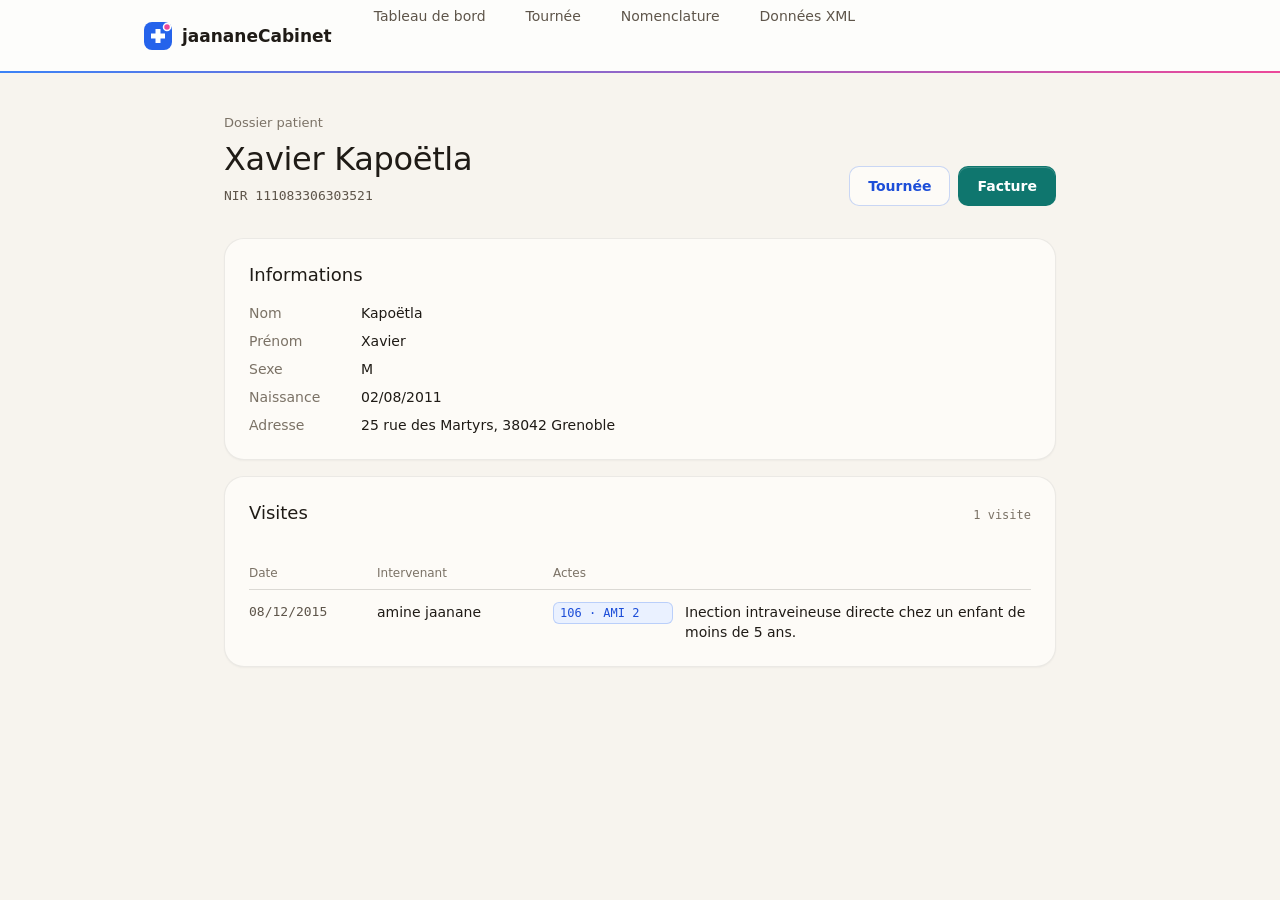
<file: data/html/patient-111083306303521.html>
<!DOCTYPE html>
<html lang="fr">
<head>
<meta http-equiv="Content-Type" content="text/html; charset=UTF-8">
<meta name="viewport" content="width=device-width, initial-scale=1">
<title>Dossier patient</title>
<link rel="preconnect" href="https://fonts.googleapis.com">
<link rel="preconnect" href="https://fonts.gstatic.com" crossorigin="">
<link rel="stylesheet" href="https://fonts.googleapis.com/css2?family=DM+Mono:wght@400;500&amp;family=Figtree:wght@400;500;600&amp;display=swap">
<link rel="stylesheet" href="../css/commun.css">
<link rel="stylesheet" href="../css/patient.css">
</head>
<body>
<header class="barre"><div class="barre-contenu">
<a class="marque" href="index.html"><svg class="logo" width="28" height="28" viewBox="0 0 28 28" aria-hidden="true"><rect width="28" height="28" rx="8" fill="#2563eb"></rect><path d="M11.5 7h5v4.5H21v5h-4.5V21h-5v-4.5H7v-5h4.5z" fill="#ffffff"></path><circle cx="23" cy="5" r="3.5" fill="#ec4899" stroke="#ffffff" stroke-width="1.5"></circle></svg><span>jaananeCabinet</span></a><nav class="nav" aria-label="Navigation principale"><a href="index.html">Tableau de bord</a><a href="infirmier.html">Tournée</a><a href="nomenclature.html">Nomenclature</a><a href="../xml/cabinet.xml">Données XML</a></nav>
</div></header><main class="page"><header class="entete entete-actions"><div>
<p class="surtitre">Dossier patient</p>
<h1>Xavier Kapoëtla</h1>
<p class="nir">NIR 111083306303521</p>
</div>
<div class="actions">
<a class="bouton bouton-secondaire" href="infirmier.html">Tournée</a><a class="bouton" href="facture-111083306303521.html">Facture</a>
</div></header><section class="carte"><h2>Informations</h2>
<dl class="fiche">
<dt>Nom</dt>
<dd>Kapoëtla</dd>
<dt>Prénom</dt>
<dd>Xavier</dd>
<dt>Sexe</dt>
<dd>M</dd>
<dt>Naissance</dt>
<dd><time datetime="2011-08-02">02/08/2011</time></dd>
<dt>Adresse</dt>
<dd>25 rue des Martyrs, 38042 Grenoble</dd>
</dl></section><section class="carte"><div class="carte-titre">
<h2>Visites</h2>
<span class="meta">1 visite</span>
</div>
<div class="defilement"><table class="visites">
<thead><tr>
<th scope="col">Date</th>
<th scope="col">Intervenant</th>
<th scope="col">Actes</th>
</tr></thead>
<tbody><tr>
<td class="date"><time datetime="2015-12-08">08/12/2015</time></td>
<td class="intervenant">amine jaanane</td>
<td><ul class="actes"><li>
<span class="code">106 · AMI 2</span><span class="intitule">Inection intraveineuse directe chez un enfant de moins de 5 ans.</span>
</li></ul></td>
</tr></tbody>
</table></div></section></main>
</body>
</html>
</file>
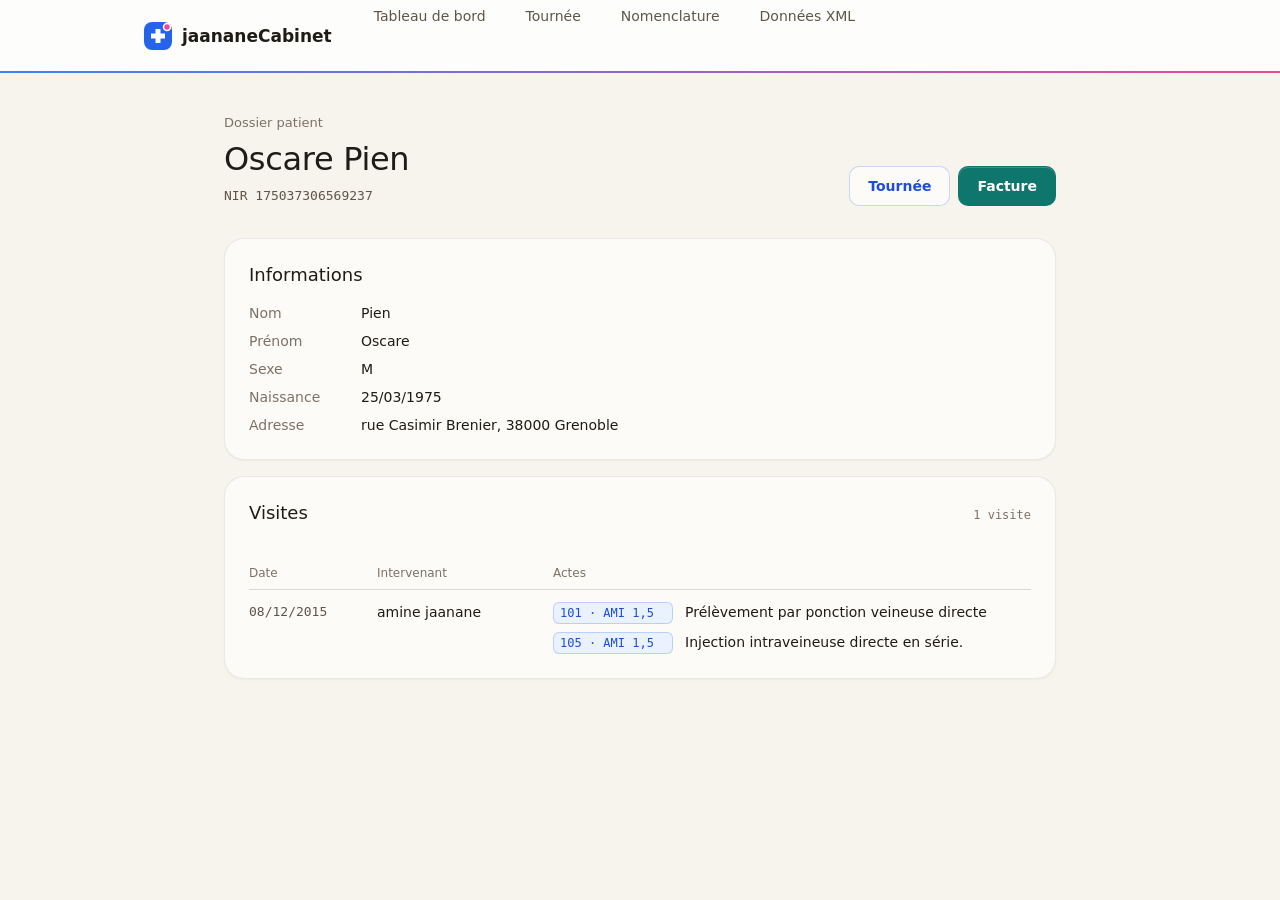
<file: data/html/patient-175037306569237.html>
<!DOCTYPE html>
<html lang="fr">
<head>
<meta http-equiv="Content-Type" content="text/html; charset=UTF-8">
<meta name="viewport" content="width=device-width, initial-scale=1">
<title>Dossier patient</title>
<link rel="preconnect" href="https://fonts.googleapis.com">
<link rel="preconnect" href="https://fonts.gstatic.com" crossorigin="">
<link rel="stylesheet" href="https://fonts.googleapis.com/css2?family=DM+Mono:wght@400;500&amp;family=Figtree:wght@400;500;600&amp;display=swap">
<link rel="stylesheet" href="../css/commun.css">
<link rel="stylesheet" href="../css/patient.css">
</head>
<body>
<header class="barre"><div class="barre-contenu">
<a class="marque" href="index.html"><svg class="logo" width="28" height="28" viewBox="0 0 28 28" aria-hidden="true"><rect width="28" height="28" rx="8" fill="#2563eb"></rect><path d="M11.5 7h5v4.5H21v5h-4.5V21h-5v-4.5H7v-5h4.5z" fill="#ffffff"></path><circle cx="23" cy="5" r="3.5" fill="#ec4899" stroke="#ffffff" stroke-width="1.5"></circle></svg><span>jaananeCabinet</span></a><nav class="nav" aria-label="Navigation principale"><a href="index.html">Tableau de bord</a><a href="infirmier.html">Tournée</a><a href="nomenclature.html">Nomenclature</a><a href="../xml/cabinet.xml">Données XML</a></nav>
</div></header><main class="page"><header class="entete entete-actions"><div>
<p class="surtitre">Dossier patient</p>
<h1>Oscare Pien</h1>
<p class="nir">NIR 175037306569237</p>
</div>
<div class="actions">
<a class="bouton bouton-secondaire" href="infirmier.html">Tournée</a><a class="bouton" href="facture-175037306569237.html">Facture</a>
</div></header><section class="carte"><h2>Informations</h2>
<dl class="fiche">
<dt>Nom</dt>
<dd>Pien</dd>
<dt>Prénom</dt>
<dd>Oscare</dd>
<dt>Sexe</dt>
<dd>M</dd>
<dt>Naissance</dt>
<dd><time datetime="1975-03-25">25/03/1975</time></dd>
<dt>Adresse</dt>
<dd>rue Casimir Brenier, 38000 Grenoble</dd>
</dl></section><section class="carte"><div class="carte-titre">
<h2>Visites</h2>
<span class="meta">1 visite</span>
</div>
<div class="defilement"><table class="visites">
<thead><tr>
<th scope="col">Date</th>
<th scope="col">Intervenant</th>
<th scope="col">Actes</th>
</tr></thead>
<tbody><tr>
<td class="date"><time datetime="2015-12-08">08/12/2015</time></td>
<td class="intervenant">amine jaanane</td>
<td><ul class="actes">
<li>
<span class="code">101 · AMI 1,5</span><span class="intitule">Prélèvement par ponction veineuse directe</span>
</li>
<li>
<span class="code">105 · AMI 1,5</span><span class="intitule">Injection intraveineuse directe en série.</span>
</li>
</ul></td>
</tr></tbody>
</table></div></section></main>
</body>
</html>
</file>
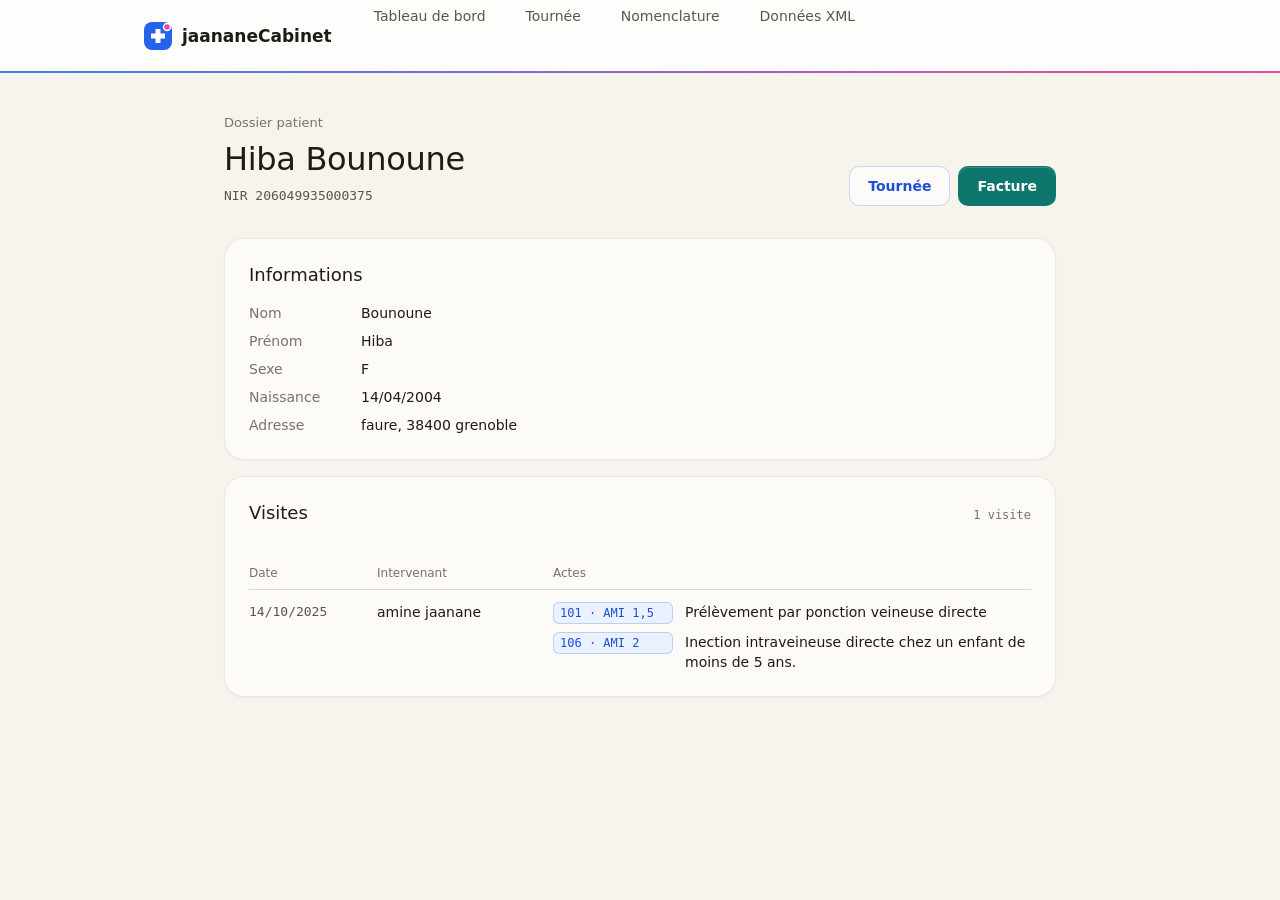
<file: data/html/patient-206049935000375.html>
<!DOCTYPE html>
<html lang="fr">
<head>
<meta http-equiv="Content-Type" content="text/html; charset=UTF-8">
<meta name="viewport" content="width=device-width, initial-scale=1">
<title>Dossier patient</title>
<link rel="preconnect" href="https://fonts.googleapis.com">
<link rel="preconnect" href="https://fonts.gstatic.com" crossorigin="">
<link rel="stylesheet" href="https://fonts.googleapis.com/css2?family=DM+Mono:wght@400;500&amp;family=Figtree:wght@400;500;600&amp;display=swap">
<link rel="stylesheet" href="../css/commun.css">
<link rel="stylesheet" href="../css/patient.css">
</head>
<body>
<header class="barre"><div class="barre-contenu">
<a class="marque" href="index.html"><svg class="logo" width="28" height="28" viewBox="0 0 28 28" aria-hidden="true"><rect width="28" height="28" rx="8" fill="#2563eb"></rect><path d="M11.5 7h5v4.5H21v5h-4.5V21h-5v-4.5H7v-5h4.5z" fill="#ffffff"></path><circle cx="23" cy="5" r="3.5" fill="#ec4899" stroke="#ffffff" stroke-width="1.5"></circle></svg><span>jaananeCabinet</span></a><nav class="nav" aria-label="Navigation principale"><a href="index.html">Tableau de bord</a><a href="infirmier.html">Tournée</a><a href="nomenclature.html">Nomenclature</a><a href="../xml/cabinet.xml">Données XML</a></nav>
</div></header><main class="page"><header class="entete entete-actions"><div>
<p class="surtitre">Dossier patient</p>
<h1>Hiba Bounoune</h1>
<p class="nir">NIR 206049935000375</p>
</div>
<div class="actions">
<a class="bouton bouton-secondaire" href="infirmier.html">Tournée</a><a class="bouton" href="facture-206049935000375.html">Facture</a>
</div></header><section class="carte"><h2>Informations</h2>
<dl class="fiche">
<dt>Nom</dt>
<dd>Bounoune</dd>
<dt>Prénom</dt>
<dd>Hiba</dd>
<dt>Sexe</dt>
<dd>F</dd>
<dt>Naissance</dt>
<dd><time datetime="2004-04-14">14/04/2004</time></dd>
<dt>Adresse</dt>
<dd>faure, 38400 grenoble</dd>
</dl></section><section class="carte"><div class="carte-titre">
<h2>Visites</h2>
<span class="meta">1 visite</span>
</div>
<div class="defilement"><table class="visites">
<thead><tr>
<th scope="col">Date</th>
<th scope="col">Intervenant</th>
<th scope="col">Actes</th>
</tr></thead>
<tbody><tr>
<td class="date"><time datetime="2025-10-14">14/10/2025</time></td>
<td class="intervenant">amine jaanane</td>
<td><ul class="actes">
<li>
<span class="code">101 · AMI 1,5</span><span class="intitule">Prélèvement par ponction veineuse directe</span>
</li>
<li>
<span class="code">106 · AMI 2</span><span class="intitule">Inection intraveineuse directe chez un enfant de moins de 5 ans.</span>
</li>
</ul></td>
</tr></tbody>
</table></div></section></main>
</body>
</html>
</file>
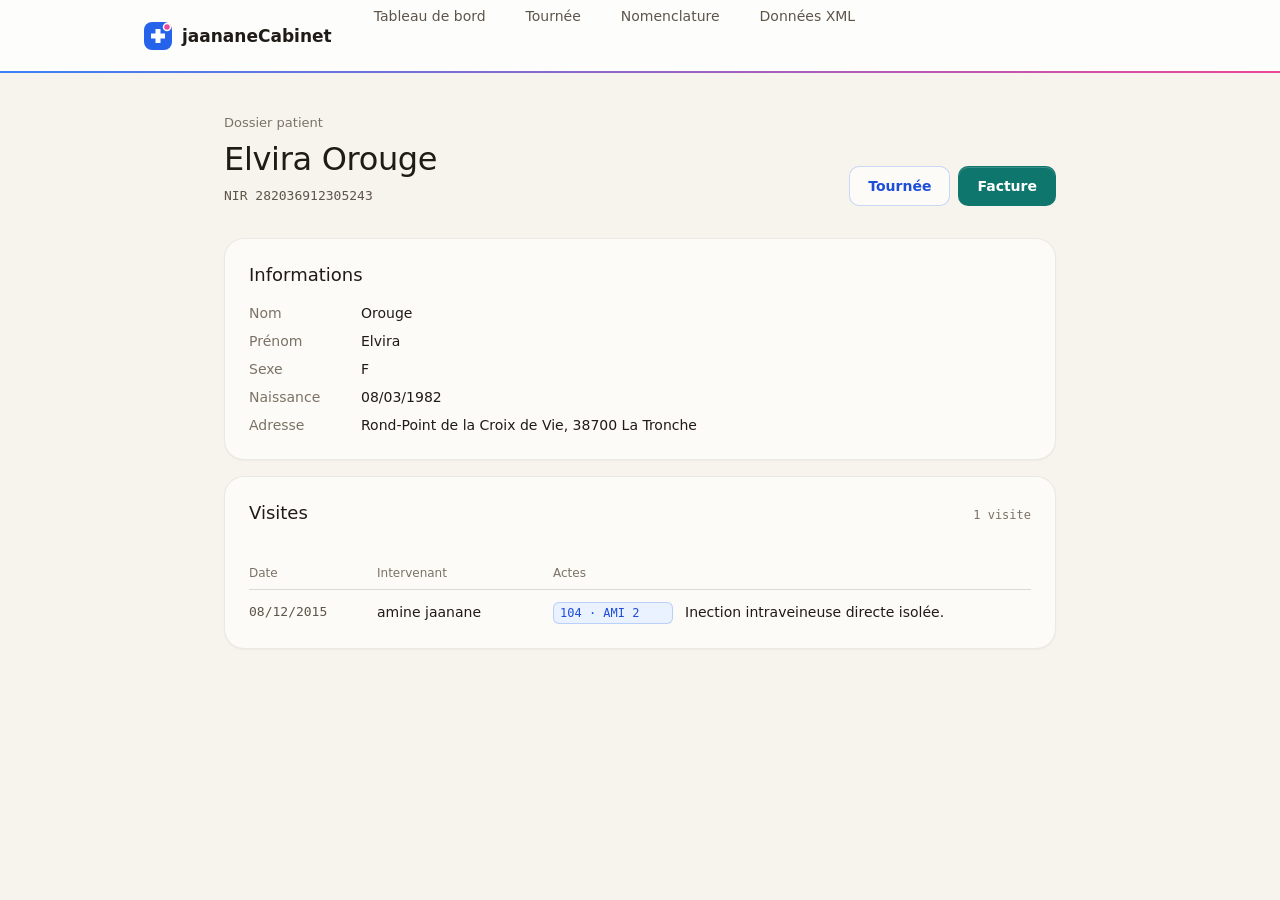
<file: data/html/patient-282036912305243.html>
<!DOCTYPE html>
<html lang="fr">
<head>
<meta http-equiv="Content-Type" content="text/html; charset=UTF-8">
<meta name="viewport" content="width=device-width, initial-scale=1">
<title>Dossier patient</title>
<link rel="preconnect" href="https://fonts.googleapis.com">
<link rel="preconnect" href="https://fonts.gstatic.com" crossorigin="">
<link rel="stylesheet" href="https://fonts.googleapis.com/css2?family=DM+Mono:wght@400;500&amp;family=Figtree:wght@400;500;600&amp;display=swap">
<link rel="stylesheet" href="../css/commun.css">
<link rel="stylesheet" href="../css/patient.css">
</head>
<body>
<header class="barre"><div class="barre-contenu">
<a class="marque" href="index.html"><svg class="logo" width="28" height="28" viewBox="0 0 28 28" aria-hidden="true"><rect width="28" height="28" rx="8" fill="#2563eb"></rect><path d="M11.5 7h5v4.5H21v5h-4.5V21h-5v-4.5H7v-5h4.5z" fill="#ffffff"></path><circle cx="23" cy="5" r="3.5" fill="#ec4899" stroke="#ffffff" stroke-width="1.5"></circle></svg><span>jaananeCabinet</span></a><nav class="nav" aria-label="Navigation principale"><a href="index.html">Tableau de bord</a><a href="infirmier.html">Tournée</a><a href="nomenclature.html">Nomenclature</a><a href="../xml/cabinet.xml">Données XML</a></nav>
</div></header><main class="page"><header class="entete entete-actions"><div>
<p class="surtitre">Dossier patient</p>
<h1>Elvira Orouge</h1>
<p class="nir">NIR 282036912305243</p>
</div>
<div class="actions">
<a class="bouton bouton-secondaire" href="infirmier.html">Tournée</a><a class="bouton" href="facture-282036912305243.html">Facture</a>
</div></header><section class="carte"><h2>Informations</h2>
<dl class="fiche">
<dt>Nom</dt>
<dd>Orouge</dd>
<dt>Prénom</dt>
<dd>Elvira</dd>
<dt>Sexe</dt>
<dd>F</dd>
<dt>Naissance</dt>
<dd><time datetime="1982-03-08">08/03/1982</time></dd>
<dt>Adresse</dt>
<dd>Rond-Point de la Croix de Vie, 38700 La Tronche</dd>
</dl></section><section class="carte"><div class="carte-titre">
<h2>Visites</h2>
<span class="meta">1 visite</span>
</div>
<div class="defilement"><table class="visites">
<thead><tr>
<th scope="col">Date</th>
<th scope="col">Intervenant</th>
<th scope="col">Actes</th>
</tr></thead>
<tbody><tr>
<td class="date"><time datetime="2015-12-08">08/12/2015</time></td>
<td class="intervenant">amine jaanane</td>
<td><ul class="actes"><li>
<span class="code">104 · AMI 2</span><span class="intitule">Inection intraveineuse directe isolée.</span>
</li></ul></td>
</tr></tbody>
</table></div></section></main>
</body>
</html>
</file>
<file: data/css/commun.css>
/* Styles partagés par toutes les pages du cabinet */

/* Palette claire bleu et rose, toujours en thème clair */
:root {
    --fond: #f6f8ff;
    --carte: #ffffff;
    --releve: #edf2ff;
    --trait: rgba(30, 58, 138, 0.1);
    --trait-fort: rgba(30, 58, 138, 0.18);
    --texte: #14204a;
    --texte-2: #46527d;
    --texte-3: #67729a;

    /* Bleu : couleur principale (navigation, boutons, codes d'actes) */
    --accent: #2563eb;
    --accent-fonce: #1d4ed8;
    --accent-fond: #eaf1ff;
    --accent-trait: rgba(37, 99, 235, 0.24);

    /* Rose : mises en avant (montants, totaux, actes réalisés) */
    --rose: #db2777;
    --rose-vif: #ec4899;
    --rose-fond: #fdebf4;
    --rose-trait: rgba(219, 39, 119, 0.24);

    --degrade: linear-gradient(90deg, #3b82f6, #ec4899);
    --ombre: 0 1px 2px rgba(30, 58, 138, 0.05), 0 8px 24px rgba(30, 58, 138, 0.05);

    --police: "Figtree", system-ui, -apple-system, "Segoe UI", sans-serif;
    --mono: "DM Mono", ui-monospace, "Cascadia Mono", Consolas, monospace;
    --courbe: cubic-bezier(0.22, 1, 0.36, 1);
    --largeur: 1040px;

    color-scheme: light;
}

*,
*::before,
*::after {
    box-sizing: border-box;
    margin: 0;
    padding: 0;
}

body {
    font-family: var(--police);
    font-size: 15px;
    line-height: 22px;
    color: var(--texte);
    /* Lavis bleu puis rose en haut de page, qui se fond dans le fond */
    background:
        radial-gradient(ellipse 60% 360px at 12% 0, rgba(59, 130, 246, 0.16), transparent),
        radial-gradient(ellipse 50% 320px at 88% 40px, rgba(236, 72, 153, 0.14), transparent),
        var(--fond);
    background-repeat: no-repeat;
    -webkit-font-smoothing: antialiased;
}

/* Liens */

a {
    color: inherit;
    text-decoration: none;
    border-radius: 4px;
    transition: color 150ms var(--courbe), background-color 150ms var(--courbe);
}

a:hover {
    color: var(--accent);
}

a:focus-visible,
button:focus-visible {
    outline: 2px solid var(--accent);
    outline-offset: 2px;
}

/* Barre du haut */

.barre {
    position: relative;
    background: rgba(255, 255, 255, 0.8);
    border-bottom: 1px solid var(--trait);
}

/* Fin filet bleu → rose sous la barre */
.barre::after {
    content: "";
    position: absolute;
    right: 0;
    bottom: -1px;
    left: 0;
    height: 2px;
    background: var(--degrade);
}

.barre-contenu {
    display: flex;
    align-items: center;
    gap: 32px;
    max-width: var(--largeur);
    min-height: 56px;
    margin: 0 auto;
    padding: 0 24px;
}

.marque {
    display: inline-flex;
    align-items: center;
    gap: 10px;
    flex: none;
    font-size: 17px;
    line-height: 1;
    font-weight: 600;
    color: var(--texte);
}

.marque:hover {
    color: var(--accent);
}

.logo {
    flex: none;
    display: block;
}

.nav {
    display: flex;
    gap: 4px;
    font-size: 14px;
    line-height: 20px;
    color: var(--texte-2);
}

.nav a {
    padding: 6px 10px;
    border-radius: 8px;
    white-space: nowrap;
}

.nav a:hover {
    color: var(--accent-fonce);
    background: var(--accent-fond);
}

.nav a[aria-current="page"] {
    font-weight: 600;
    color: var(--accent-fonce);
    background: var(--accent-fond);
}

/* Page */

.page {
    max-width: var(--largeur);
    margin: 0 auto;
    padding: 40px 24px 96px;
}

.entete {
    margin-bottom: 32px;
}

.entete-actions {
    display: flex;
    flex-wrap: wrap;
    align-items: flex-end;
    justify-content: space-between;
    gap: 16px 24px;
}

.surtitre {
    margin-bottom: 8px;
    font-size: 13px;
    line-height: 20px;
    color: var(--texte-3);
}

h1 {
    font-size: 36px;
    line-height: 1.15;
    font-weight: 600;
    letter-spacing: -0.02em;
}

.resume {
    margin-top: 8px;
    color: var(--texte-2);
    font-variant-numeric: tabular-nums;
}

.resume strong {
    font-weight: 600;
    color: var(--rose);
}

.nir {
    margin-top: 8px;
    font-family: var(--mono);
    font-size: 13px;
    line-height: 20px;
    color: var(--texte-2);
    font-variant-numeric: tabular-nums;
}

h2 {
    font-size: 17px;
    line-height: 24px;
    font-weight: 600;
}

h3 {
    margin-bottom: 4px;
    font-size: 13px;
    line-height: 20px;
    font-weight: 500;
    color: var(--texte-2);
}

.meta {
    font-family: var(--mono);
    font-size: 12px;
    line-height: 16px;
    color: var(--texte-3);
    font-variant-numeric: tabular-nums;
    white-space: nowrap;
}

.mono {
    font-family: var(--mono);
    font-variant-numeric: tabular-nums;
}

.secondaire {
    color: var(--texte-2);
}

/* Cartes */

.carte {
    padding: 24px;
    background: var(--carte);
    border: 1px solid var(--trait);
    border-radius: 20px;
    box-shadow: var(--ombre);
}

.carte + .carte {
    margin-top: 16px;
}

.carte > h2,
.carte-titre {
    margin-bottom: 16px;
}

.carte-titre {
    display: flex;
    flex-wrap: wrap;
    align-items: baseline;
    justify-content: space-between;
    gap: 4px 16px;
}

/* Liste clé : valeur */

.fiche {
    display: grid;
    grid-template-columns: 96px 1fr;
    gap: 8px 16px;
    font-size: 14px;
    line-height: 20px;
}

.fiche dt {
    color: var(--texte-3);
}

/* Boutons */

.actions {
    display: flex;
    flex-wrap: wrap;
    gap: 8px;
}

.bouton {
    display: inline-flex;
    align-items: center;
    height: 40px;
    padding: 0 18px;
    font: inherit;
    font-size: 14px;
    font-weight: 600;
    color: #ffffff;
    background: var(--accent);
    border: 1px solid transparent;
    border-radius: 10px;
    box-shadow: inset 0 1px 0 rgba(255, 255, 255, 0.18);
    cursor: pointer;
    transition: background-color 150ms var(--courbe), transform 150ms var(--courbe);
}

.bouton:hover {
    color: #ffffff;
    background: var(--accent-fonce);
}

.bouton:active {
    transform: scale(0.98);
}

.bouton-secondaire {
    color: var(--accent-fonce);
    background: var(--carte);
    border-color: var(--accent-trait);
    box-shadow: none;
}

.bouton-secondaire:hover {
    color: var(--accent-fonce);
    background: var(--accent-fond);
}

/* Tableaux */

.defilement {
    overflow-x: auto;
}

table {
    width: 100%;
    border-collapse: collapse;
    font-size: 14px;
    line-height: 20px;
}

th {
    padding: 8px 16px 8px 0;
    text-align: left;
    font-size: 12px;
    line-height: 16px;
    font-weight: 400;
    color: var(--texte-3);
    border-bottom: 1px solid var(--trait);
}

td {
    padding: 12px 16px 12px 0;
    vertical-align: top;
    border-bottom: 1px solid var(--trait);
}

th:last-child,
td:last-child {
    padding-right: 0;
}

tbody tr:last-child td {
    border-bottom: none;
}

.date {
    font-family: var(--mono);
    font-size: 13px;
    color: var(--texte-2);
    font-variant-numeric: tabular-nums;
    white-space: nowrap;
}

.montant,
.nombre {
    text-align: right;
    font-variant-numeric: tabular-nums;
    white-space: nowrap;
}

td.montant {
    font-family: var(--mono);
    font-size: 13px;
    font-weight: 500;
    color: var(--rose);
}

/* Actes et code NGAP (signature) */

.actes {
    display: grid;
    gap: 8px;
    list-style: none;
}

.actes li {
    display: flex;
    align-items: baseline;
    gap: 12px;
}

.code {
    flex: none;
    display: inline-block;
    min-width: 120px;
    padding: 2px 6px;
    font-family: var(--mono);
    font-size: 12px;
    line-height: 16px;
    color: var(--accent-fonce);
    background: var(--accent-fond);
    border: 1px solid var(--accent-trait);
    border-radius: 6px;
    font-variant-numeric: tabular-nums;
    white-space: nowrap;
}

/* Petits écrans */

@media (max-width: 720px) {
    .barre-contenu {
        flex-wrap: wrap;
        gap: 0;
        padding: 12px 16px 8px;
    }

    .marque {
        width: 100%;
        padding: 4px 0 8px;
    }

    .nav {
        margin: 0 -10px;
        overflow-x: auto;
    }

    .page {
        padding: 24px 16px 64px;
    }

    h1 {
        font-size: 28px;
    }

    .carte {
        padding: 20px;
        border-radius: 12px;
    }

    .fiche {
        grid-template-columns: 80px 1fr;
    }

    .actes li {
        flex-direction: column;
        gap: 4px;
    }

    .code {
        min-width: 0;
    }
}

/* Impression */

@media print {
    :root {
        --fond: #ffffff;
        --carte: #ffffff;
        --ombre: none;
    }

    body {
        background: #ffffff;
    }

    .barre,
    .actions {
        display: none;
    }

    .page {
        max-width: none;
        padding: 0;
    }

    .carte {
        break-inside: avoid;
    }
}
</file>
<file: data/css/accueil.css>
/* Tableau de bord (data/xslt/accueil.xsl) ; la base est dans commun.css */

/* Chiffres clés */

.stats {
    display: grid;
    grid-template-columns: repeat(4, 1fr);
    gap: 16px;
    margin-bottom: 16px;
}

/* Cartes alternées bleu / rose */
.stat {
    padding: 20px;
    background: var(--accent-fond);
    border: 1px solid var(--accent-trait);
    border-radius: 20px;
}

.stat:nth-child(even) {
    background: var(--rose-fond);
    border-color: var(--rose-trait);
}

.stat-libelle {
    font-size: 14px;
    line-height: 20px;
    font-weight: 500;
    color: var(--texte-2);
}

.stat-valeur {
    margin-top: 8px;
    font-size: 32px;
    line-height: 1;
    font-weight: 600;
    color: var(--accent-fonce);
    font-variant-numeric: tabular-nums;
    white-space: nowrap;
}

.stat:nth-child(even) .stat-valeur {
    color: var(--rose);
}

/* Grille : graphique principal et colonne */

.grille {
    display: grid;
    grid-template-columns: minmax(0, 2fr) minmax(0, 1fr);
    gap: 16px;
    margin-bottom: 16px;
}

.grille .carte + .carte,
.colonne .carte + .carte {
    margin-top: 0;
}

.colonne {
    display: grid;
    gap: 16px;
    align-content: start;
}

/* Montant par patient : barres horizontales classées */

.barres {
    display: grid;
    gap: 20px;
    list-style: none;
}

.barre-ligne {
    display: flex;
    align-items: baseline;
    justify-content: space-between;
    gap: 16px;
    margin-bottom: 8px;
    font-size: 14px;
    line-height: 20px;
}

.barre-valeur {
    font-family: var(--mono);
    font-size: 13px;
    color: var(--texte-2);
    font-variant-numeric: tabular-nums;
}

.barre-piste {
    height: 10px;
    background: var(--releve);
    border-radius: 5px;
    overflow: hidden;
}

.barre-remplie {
    height: 100%;
    background: #93b4f7;
    border-radius: 5px;
}

/* Le patient au montant le plus élevé : barre bleu → rose */
.premier .barre-remplie {
    background: var(--degrade);
}

.premier .barre-valeur {
    font-weight: 500;
    color: var(--rose);
}

/* Actes les plus réalisés */

.classement {
    display: grid;
    gap: 12px;
    list-style: none;
}

.classement li {
    display: grid;
    grid-template-columns: auto minmax(0, 1fr) auto;
    align-items: baseline;
    gap: 12px;
    font-size: 13px;
    line-height: 20px;
}

.classement .code {
    min-width: 0;
}

.classement-texte {
    overflow: hidden;
    color: var(--texte-2);
    text-overflow: ellipsis;
    white-space: nowrap;
}

/* Équipe */

.equipe {
    list-style: none;
}

.equipe li {
    display: flex;
    align-items: center;
    gap: 12px;
    font-size: 14px;
    line-height: 20px;
}

.equipe li > span:last-child {
    display: grid;
    gap: 2px;
}

.initiales {
    display: grid;
    place-items: center;
    flex: none;
    width: 36px;
    height: 36px;
    font-family: var(--mono);
    font-size: 12px;
    font-weight: 500;
    color: var(--rose);
    background: var(--rose-fond);
    border: 1px solid var(--rose-trait);
    border-radius: 50%;
}

.classement .meta {
    font-weight: 500;
    color: var(--rose);
}

/* Tableau des visites */

.visites th:first-child,
.visites td:first-child {
    width: 112px;
}

.visites td a {
    text-decoration: underline;
    text-decoration-color: var(--trait-fort);
    text-underline-offset: 4px;
}

.visites td a:hover {
    text-decoration-color: var(--accent);
}

.codes {
    display: flex;
    flex-wrap: wrap;
    gap: 4px;
}

.codes .code {
    min-width: 0;
}

@media (max-width: 860px) {
    .stats {
        grid-template-columns: repeat(2, 1fr);
    }

    .grille {
        grid-template-columns: 1fr;
    }
}

@media (max-width: 600px) {
    .stat-valeur {
        font-size: 24px;
    }

    .visites {
        min-width: 560px;
    }
}
</file>
<file: data/css/facture.css>
/* Facture d'un patient (data/xslt/facture.xsl) ; la base est dans commun.css */

.parties {
    display: grid;
    grid-template-columns: 1fr 1fr;
    gap: 24px;
    margin-bottom: 32px;
    padding-bottom: 24px;
    border-bottom: 1px solid var(--trait);
    font-size: 14px;
    line-height: 20px;
}

.parties h2 {
    margin-bottom: 8px;
    font-size: 12px;
    line-height: 16px;
    font-weight: 400;
    color: var(--texte-3);
}

.parties p + p {
    margin-top: 2px;
}

.lignes th:first-child,
.lignes td:first-child {
    width: 112px;
}

.acte-intitule {
    display: block;
}

.acte-intitule .mono {
    margin-right: 4px;
    font-size: 13px;
    color: var(--accent);
}

.acte-type {
    display: block;
    margin-top: 2px;
    font-size: 13px;
    color: var(--texte-3);
}

.lignes td.nombre {
    font-family: var(--mono);
    font-size: 13px;
}

.lignes tfoot th,
.lignes tfoot td {
    padding-top: 16px;
    border-top: 1px solid var(--trait-fort);
    border-bottom: none;
    font-size: 14px;
    font-weight: 500;
    color: var(--texte);
    text-align: right;
}

.lignes tfoot td.total {
    font-size: 18px;
    font-weight: 600;
    color: var(--rose);
}

.note {
    margin-top: 24px;
    font-size: 13px;
    line-height: 20px;
    color: var(--texte-3);
}

@media (max-width: 600px) {
    .parties {
        grid-template-columns: 1fr;
    }

    .lignes {
        min-width: 560px;
    }
}
</file>
<file: data/css/infirmier.css>
/* Tournée de l'infirmier (data/xslt/cabinet.xsl) ; la base est dans commun.css */

.entete {
    padding-bottom: 24px;
    border-bottom: 1px solid var(--trait);
}

.patients {
    display: grid;
    gap: 16px;
}

.patient {
    padding: 24px;
    background: var(--carte);
    border: 1px solid var(--trait);
    border-top: 3px solid var(--accent);
    border-radius: 20px;
    box-shadow: var(--ombre);
}

.patient:nth-child(even) {
    border-top-color: var(--rose-vif);
}

.patient-entete {
    display: flex;
    flex-wrap: wrap;
    align-items: baseline;
    justify-content: space-between;
    gap: 4px 16px;
    margin-bottom: 16px;
}

.patient-entete h2 {
    font-size: 18px;
}

/* Le nom du patient mène à son dossier : soulignement discret pour le signaler */
.patient-entete h2 a {
    text-decoration: underline;
    text-decoration-color: var(--rose-vif);
    text-decoration-thickness: 1px;
    text-underline-offset: 5px;
}

.patient-entete h2 a:hover {
    text-decoration-color: var(--accent);
}

.patient-entete .nir {
    margin-top: 0;
    font-size: 12px;
    line-height: 16px;
    color: var(--texte-3);
}

.patient .fiche {
    gap: 4px 16px;
    margin-bottom: 24px;
}

.soins th:first-child,
.soins td:first-child {
    width: 128px;
}

.soins tbody tr:last-child td {
    padding-bottom: 4px;
}

.patient-pied {
    display: flex;
    gap: 20px;
    margin-top: 16px;
    padding-top: 16px;
    border-top: 1px solid var(--trait);
    font-size: 14px;
    line-height: 20px;
    font-weight: 600;
    color: var(--accent-fonce);
}

@media (max-width: 600px) {
    .patient {
        padding: 20px;
        border-radius: 12px;
    }

    .soins thead {
        display: none;
    }

    .soins tr,
    .soins td {
        display: block;
    }

    .soins td,
    .soins td:first-child {
        width: auto;
        padding: 0;
        border-bottom: none;
        text-align: left;
    }

    .soins td:first-child {
        padding: 12px 0 8px;
    }

    .soins td.montant {
        padding: 8px 0 0;
        color: var(--texte-2);
    }
}

@media print {
    .patient {
        break-inside: avoid;
        box-shadow: none;
    }

    .patient-pied {
        display: none;
    }
}
</file>
<file: data/css/nomenclature.css>
/* Nomenclature des actes (data/xslt/nomenclature.xsl) ; la base est dans commun.css */

.cles {
    display: grid;
    grid-template-columns: repeat(3, 1fr);
    gap: 16px;
    margin-bottom: 16px;
}

.cle {
    display: grid;
    grid-template-columns: auto 1fr;
    align-items: baseline;
    gap: 8px 12px;
    padding: 20px;
    font-size: 14px;
    line-height: 20px;
    color: var(--texte-2);
    background: var(--carte);
    border: 1px solid var(--trait);
    border-radius: 16px;
    box-shadow: var(--ombre);
}

.cle .code {
    min-width: 0;
    text-align: center;
}

.cle-valeur {
    grid-column: 1 / -1;
    font-size: 28px;
    line-height: 1.2;
    font-weight: 600;
    color: var(--accent-fonce);
    font-variant-numeric: tabular-nums;
}

.cle:nth-child(2) {
    background: var(--rose-fond);
    border-color: var(--rose-trait);
}

.cle:nth-child(2) .cle-valeur {
    color: var(--rose);
}

.nomenclature th:first-child,
.nomenclature td:first-child {
    width: 64px;
}

.nomenclature td.mono {
    font-size: 13px;
    color: var(--texte-3);
}

.nomenclature td.nombre {
    font-family: var(--mono);
    font-size: 13px;
}

/* Les actes réalisés dans le cabinet ressortent */
.nomenclature tr.realise td {
    background: var(--rose-fond);
}

.nomenclature tr.realise td.mono,
.nomenclature tr.realise td:last-child {
    color: var(--rose);
    font-weight: 600;
}

.vide {
    color: var(--texte-3);
}

@media (max-width: 720px) {
    .cles {
        grid-template-columns: 1fr;
    }

    .nomenclature {
        min-width: 600px;
    }
}
</file>
<file: data/css/patient.css>
/* Dossier patient : feuille générée par data/xslt/patienthtml.xsl */

:root {
    --fond: #f7f4ee;
    --carte: #fdfbf7;
    --releve: #efe9df;
    --trait: rgba(31, 27, 22, 0.08);
    --texte: #1f1b16;
    --texte-2: #5e554a;
    --texte-3: #7b7266;
    --accent: #0f766e;
    --ombre: 0 1px 2px rgba(0, 0, 0, 0.04);

    --police: "IBM Plex Sans", system-ui, -apple-system, "Segoe UI", sans-serif;
    --mono: "IBM Plex Mono", ui-monospace, "Cascadia Mono", Consolas, monospace;

    color-scheme: light dark;
}

@media (prefers-color-scheme: dark) {
    :root {
        --fond: #161513;
        --carte: #1c1a18;
        --releve: #262421;
        --trait: rgba(239, 233, 222, 0.08);
        --texte: #efe9de;
        --texte-2: #aaa398;
        --texte-3: #8a847a;
        --accent: #5fc4b6;
        --ombre: none;
    }
}

*,
*::before,
*::after {
    box-sizing: border-box;
    margin: 0;
    padding: 0;
}

body {
    font-family: var(--police);
    font-size: 15px;
    line-height: 22px;
    color: var(--texte);
    background: var(--fond);
    -webkit-font-smoothing: antialiased;
}

.page {
    max-width: 880px;
    margin: 0 auto;
    padding: 40px 24px 96px;
}

/* Navigation et liens */

a {
    color: inherit;
    text-decoration: none;
    border-radius: 4px;
    transition: color 150ms cubic-bezier(0.22, 1, 0.36, 1);
}

a:hover {
    color: var(--accent);
    text-decoration: underline;
    text-underline-offset: 4px;
    text-decoration-thickness: 1px;
}

a:focus-visible {
    outline: 2px solid var(--accent);
    outline-offset: 2px;
}

.nav {
    display: flex;
    flex-wrap: wrap;
    gap: 4px 20px;
    margin-bottom: 40px;
    font-size: 14px;
    line-height: 20px;
    color: var(--texte-2);
}

/* En-tête du dossier */

.entete {
    margin-bottom: 32px;
}

.surtitre {
    margin-bottom: 8px;
    font-size: 13px;
    line-height: 20px;
    color: var(--texte-3);
}

h1 {
    font-size: 32px;
    line-height: 1.15;
    font-weight: 500;
    letter-spacing: -0.01em;
}

.nir {
    margin-top: 8px;
    font-family: var(--mono);
    font-size: 13px;
    line-height: 20px;
    color: var(--texte-2);
    font-variant-numeric: tabular-nums;
}

/* Blocs */

.bloc {
    padding: 24px;
    background: var(--carte);
    border: 1px solid var(--trait);
    border-radius: 16px;
    box-shadow: var(--ombre);
}

.bloc + .bloc {
    margin-top: 16px;
}

.bloc-titre {
    display: flex;
    align-items: baseline;
    justify-content: space-between;
    gap: 16px;
}

h2 {
    margin-bottom: 16px;
    font-size: 18px;
    line-height: 24px;
    font-weight: 500;
}

.compte {
    font-family: var(--mono);
    font-size: 12px;
    line-height: 16px;
    color: var(--texte-3);
}

.fiche {
    display: grid;
    grid-template-columns: 96px 1fr;
    gap: 8px 16px;
    font-size: 14px;
    line-height: 20px;
}

.fiche dt {
    color: var(--texte-3);
}

/* Tableau des visites */

table {
    width: 100%;
    border-collapse: collapse;
    font-size: 14px;
    line-height: 20px;
}

th {
    padding: 8px 16px 8px 0;
    text-align: left;
    font-size: 12px;
    line-height: 16px;
    font-weight: 400;
    color: var(--texte-3);
    border-bottom: 1px solid var(--trait);
}

td {
    padding: 12px 16px 12px 0;
    vertical-align: top;
    border-bottom: 1px solid var(--trait);
}

th:last-child,
td:last-child {
    padding-right: 0;
}

tbody tr:last-child td {
    padding-bottom: 0;
    border-bottom: none;
}

th:first-child,
td:first-child {
    width: 128px;
}

th:nth-child(2),
td:nth-child(2) {
    width: 176px;
}

.date {
    font-family: var(--mono);
    font-size: 13px;
    color: var(--texte-2);
    font-variant-numeric: tabular-nums;
    white-space: nowrap;
}

.intervenant {
    color: var(--texte);
}

.actes {
    display: grid;
    gap: 8px;
    list-style: none;
}

/* Petits écrans */

@media (max-width: 600px) {
    .page {
        padding: 24px 16px 64px;
    }

    h1 {
        font-size: 28px;
    }

    .bloc {
        padding: 20px;
        border-radius: 12px;
    }

    .fiche {
        grid-template-columns: 80px 1fr;
    }

    thead {
        display: none;
    }

    tr,
    td {
        display: block;
    }

    td,
    th:first-child,
    td:first-child,
    td:nth-child(2) {
        width: auto;
        padding: 0;
        border-bottom: none;
    }

    td:first-child {
        padding-top: 12px;
    }

    td:nth-child(2) {
        margin: 4px 0 8px;
        color: var(--texte-2);
    }

    tbody tr {
        padding-bottom: 12px;
        border-bottom: 1px solid var(--trait);
    }

    tbody tr:last-child {
        padding-bottom: 0;
        border-bottom: none;
    }
}

@media print {
    :root {
        --fond: #ffffff;
        --carte: #ffffff;
        --ombre: none;
    }

    .page {
        max-width: none;
        padding: 0;
    }

    .nav {
        display: none;
    }

    .bloc {
        break-inside: avoid;
    }
}
</file>
